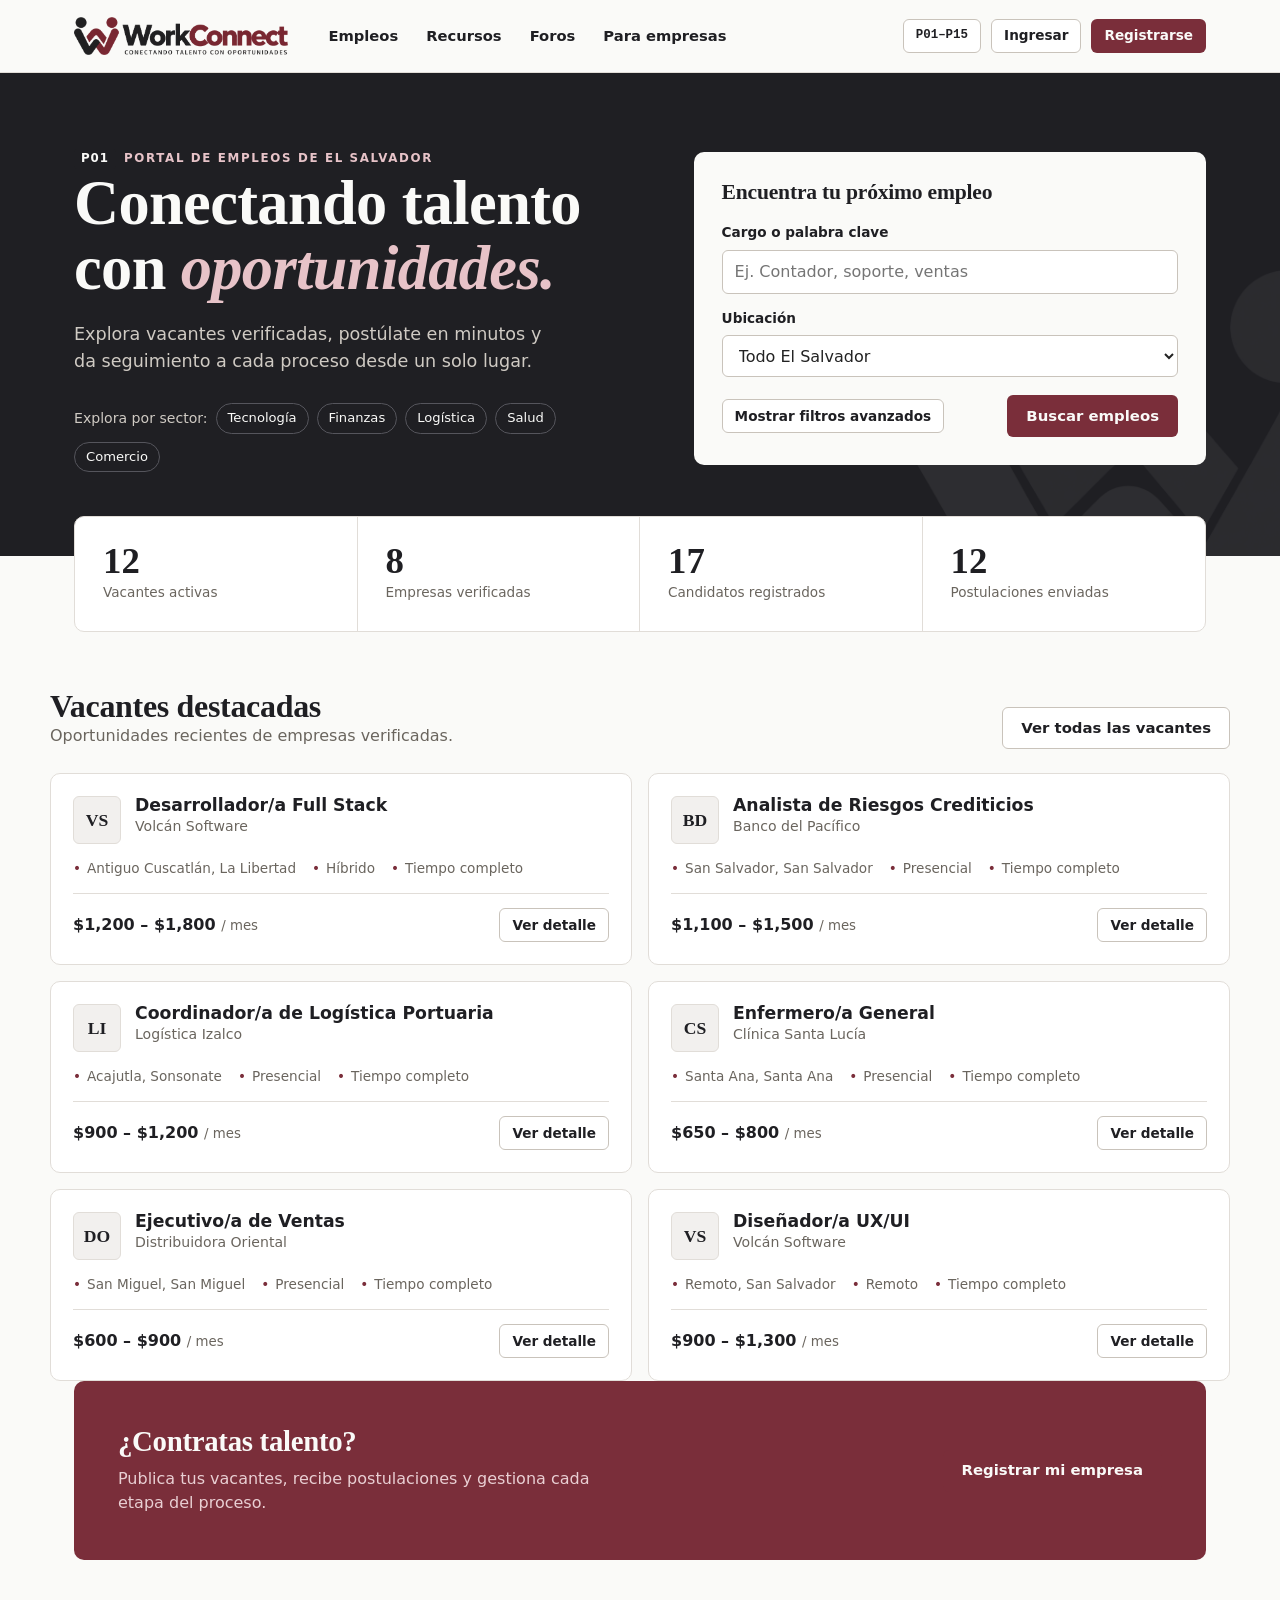
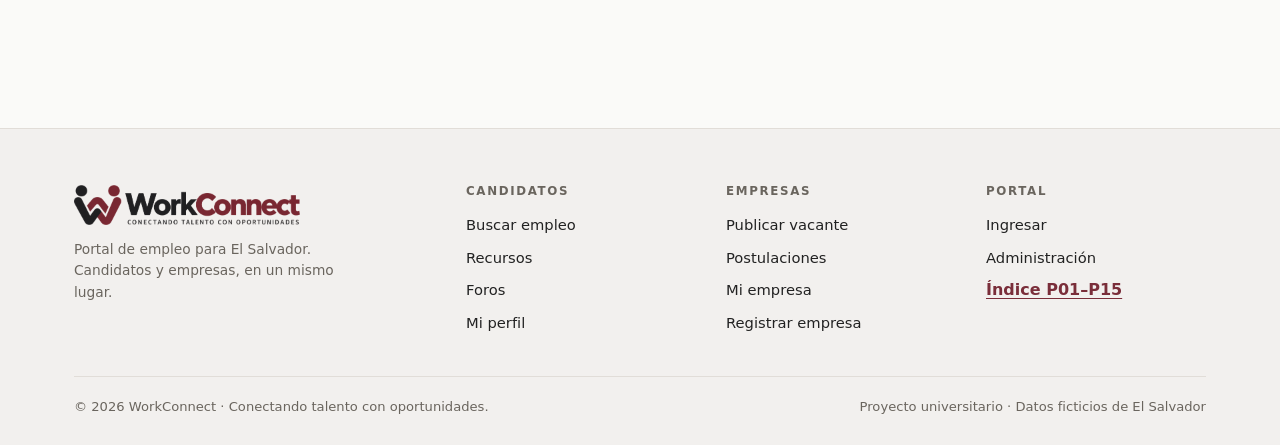
<file: index.html>
<!DOCTYPE html>
<html lang="es">
<head>
<meta charset="utf-8">
<meta name="viewport" content="width=device-width, initial-scale=1">
<title>Inicio · WorkConnect</title>
<meta name="description" content="WorkConnect: conectando talento con oportunidades en El Salvador.">
<link rel="icon" type="image/png" href="assets/icono.png">
<link rel="stylesheet" href="css/styles.css">
</head>
<body data-page="p01">
<a class="skip-link" href="#main">Saltar al contenido</a>
<header id="site-header"></header>
<main id="main">
<section class="hero">
  <div class="wrap hero-grid">
    <div>
      <span class="eyebrow"><span class="p">P01</span>Portal de empleos de El Salvador</span>
      <h1>Conectando talento con <em>oportunidades.</em></h1>
      <p class="lead">Explora vacantes verificadas, postúlate en minutos y da seguimiento a cada proceso desde un solo lugar.</p>
      <div class="hero-links"><span>Explora por sector:</span><span id="sector-links" style="display:contents"></span></div>
    </div>
    <form id="search-form" class="search-card" novalidate>
      <h2>Encuentra tu próximo empleo</h2>
      <div class="form-grid">
        <div class="field full"><label for="f-q">Cargo o palabra clave</label><input id="f-q" name="q" type="search" placeholder="Ej. Contador, soporte, ventas"></div>
        <div class="field full"><label for="f-loc">Ubicación</label><select id="f-loc" name="loc"></select></div>
      </div>
      <div id="adv-panel" class="adv-panel hidden">
        <div class="field"><label for="f-sal">Salario</label><select id="f-sal" name="sal"></select></div>
        <div class="field"><label for="f-exp">Experiencia</label><select id="f-exp" name="exp"></select></div>
        <div class="field"><label for="f-con">Contrato</label><select id="f-con" name="con"></select></div>
      </div>
      <div class="flex" style="margin-top:18px;justify-content:space-between">
        <button id="adv-toggle" class="btn btn-ghost btn-sm" type="button" aria-expanded="false" aria-controls="adv-panel">Mostrar filtros avanzados</button>
        <button class="btn btn-primary" type="submit">Buscar empleos</button>
      </div>
    </form>
  </div>
</section>
<section class="wrap"><div id="metrics" class="metrics"></div></section>
<section class="section wrap">
  <div class="section-head"><div><h2>Vacantes destacadas</h2><p class="muted">Oportunidades recientes de empresas verificadas.</p></div><a class="btn btn-ghost" href="resultados.html">Ver todas las vacantes</a></div>
  <div id="featured-jobs" class="jobs-grid"></div>
</section>
<section class="wrap" style="padding-bottom:72px">
  <div class="cta-band">
    <div><h2>¿Contratas talento?</h2><p>Publica tus vacantes, recibe postulaciones y gestiona cada etapa del proceso.</p></div>
    <a class="btn btn-primary" href="login.html?tab=registro&amp;rol=empresa">Registrar mi empresa</a>
  </div>
</section>
</main>
<footer id="site-footer"></footer>
<script src="js/data.js"></script>
<script src="js/main.js"></script>
<script src="js/portal.js"></script>
<script src="js/cuentas.js"></script>
<script src="js/admin.js"></script>
</body>
</html>
</file>
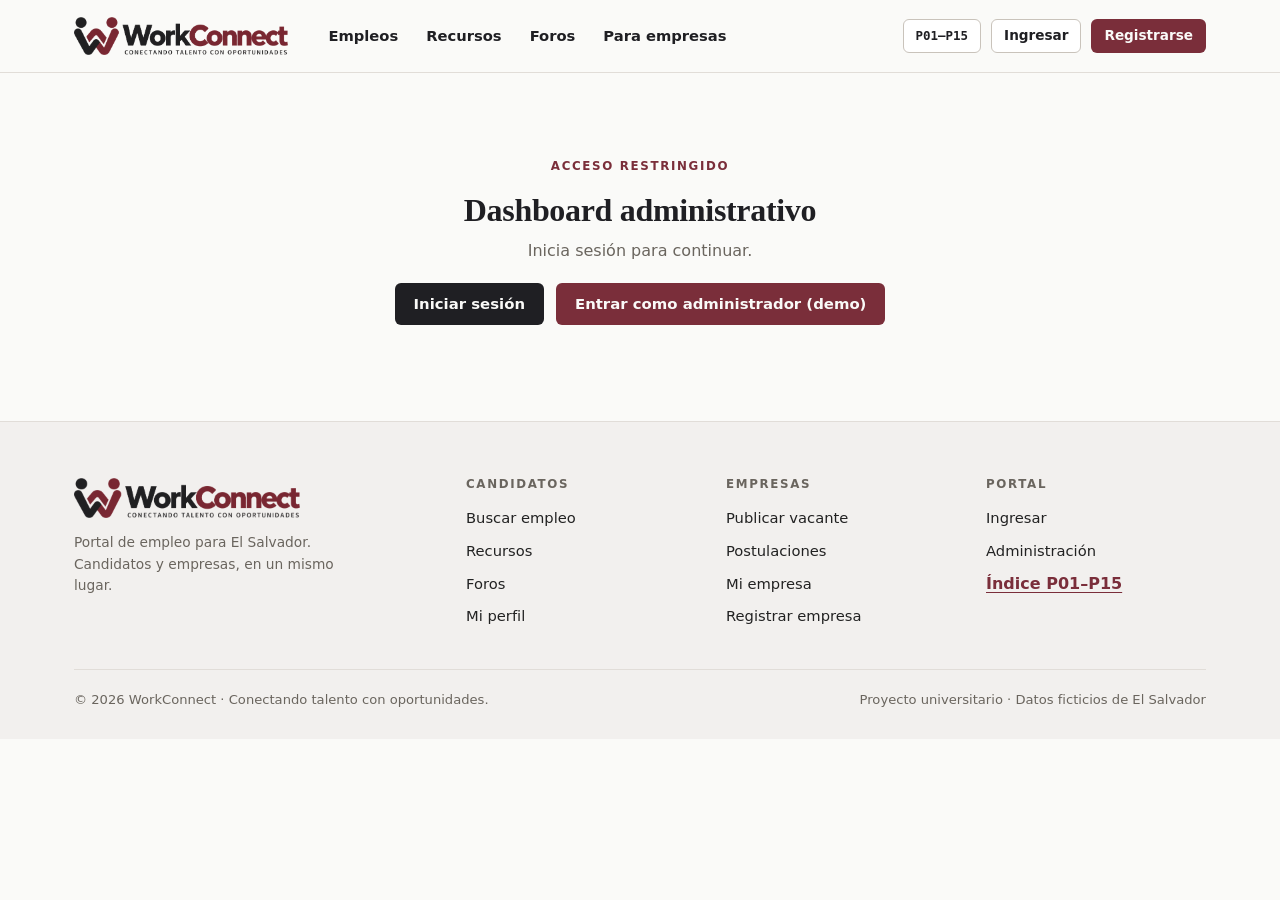
<file: admin-dashboard.html>
<!DOCTYPE html>
<html lang="es">
<head>
<meta charset="utf-8">
<meta name="viewport" content="width=device-width, initial-scale=1">
<title>Dashboard administrativo · WorkConnect</title>
<meta name="description" content="WorkConnect: conectando talento con oportunidades en El Salvador.">
<link rel="icon" type="image/png" href="assets/icono.png">
<link rel="stylesheet" href="css/styles.css">
</head>
<body data-page="p11">
<a class="skip-link" href="#main">Saltar al contenido</a>
<header id="site-header"></header>
<main id="main">

</main>
<footer id="site-footer"></footer>
<script src="js/data.js"></script>
<script src="js/main.js"></script>
<script src="js/portal.js"></script>
<script src="js/cuentas.js"></script>
<script src="js/admin.js"></script>
</body>
</html>
</file>
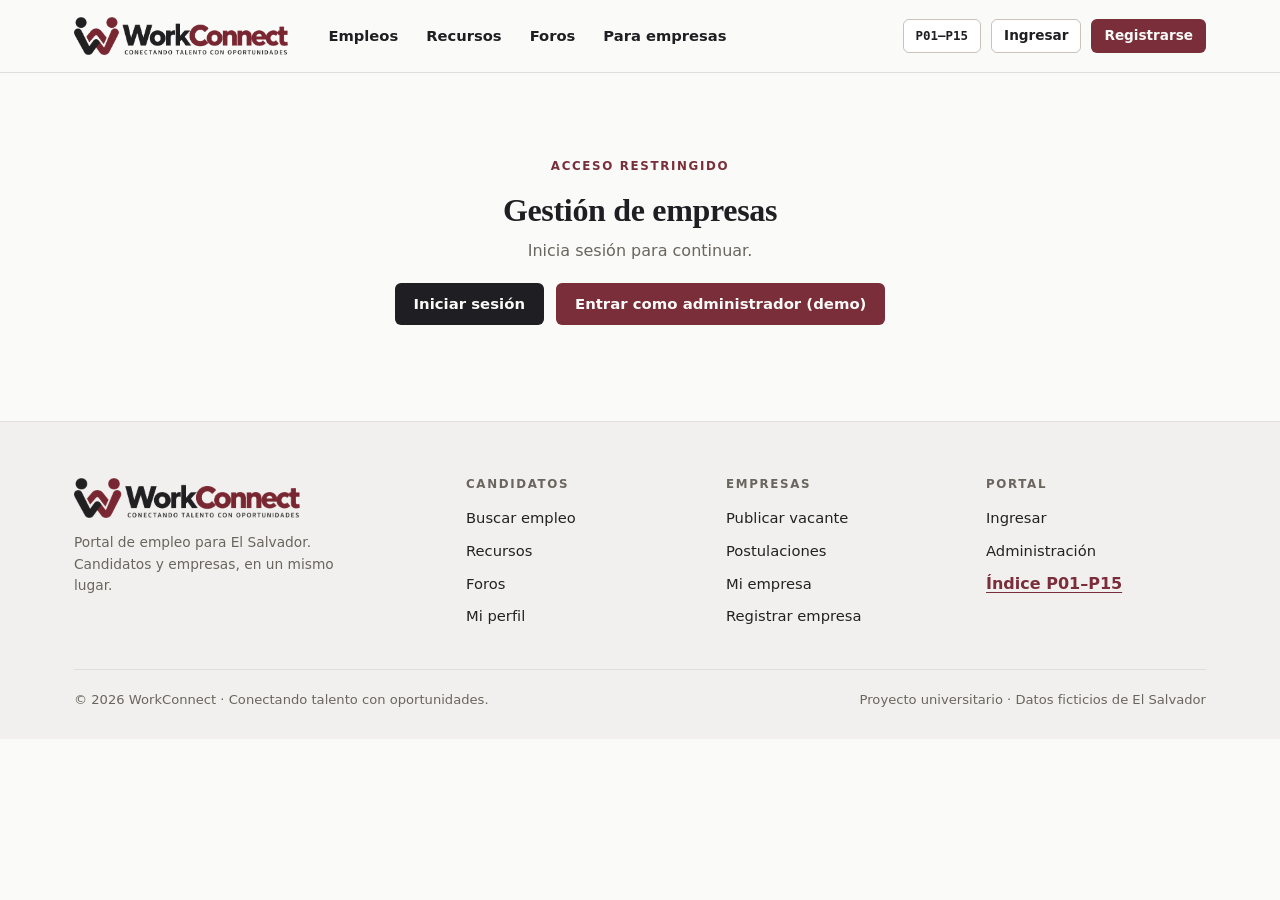
<file: admin-empresas.html>
<!DOCTYPE html>
<html lang="es">
<head>
<meta charset="utf-8">
<meta name="viewport" content="width=device-width, initial-scale=1">
<title>Gestión de empresas · WorkConnect</title>
<meta name="description" content="WorkConnect: conectando talento con oportunidades en El Salvador.">
<link rel="icon" type="image/png" href="assets/icono.png">
<link rel="stylesheet" href="css/styles.css">
</head>
<body data-page="p13">
<a class="skip-link" href="#main">Saltar al contenido</a>
<header id="site-header"></header>
<main id="main">

</main>
<footer id="site-footer"></footer>
<script src="js/data.js"></script>
<script src="js/main.js"></script>
<script src="js/portal.js"></script>
<script src="js/cuentas.js"></script>
<script src="js/admin.js"></script>
</body>
</html>
</file>
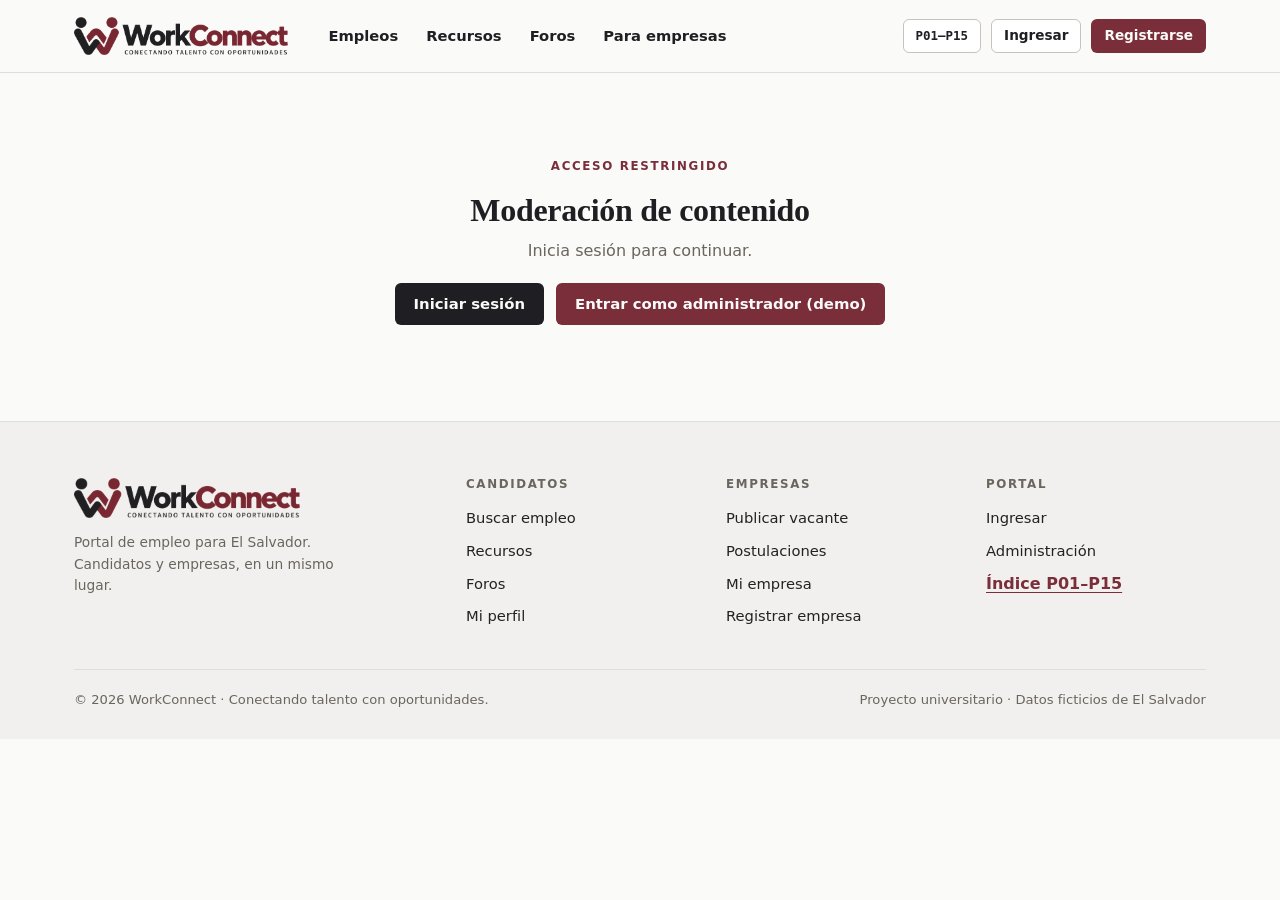
<file: admin-moderacion.html>
<!DOCTYPE html>
<html lang="es">
<head>
<meta charset="utf-8">
<meta name="viewport" content="width=device-width, initial-scale=1">
<title>Moderación de contenido · WorkConnect</title>
<meta name="description" content="WorkConnect: conectando talento con oportunidades en El Salvador.">
<link rel="icon" type="image/png" href="assets/icono.png">
<link rel="stylesheet" href="css/styles.css">
</head>
<body data-page="p15">
<a class="skip-link" href="#main">Saltar al contenido</a>
<header id="site-header"></header>
<main id="main">

</main>
<footer id="site-footer"></footer>
<script src="js/data.js"></script>
<script src="js/main.js"></script>
<script src="js/portal.js"></script>
<script src="js/cuentas.js"></script>
<script src="js/admin.js"></script>
</body>
</html>
</file>
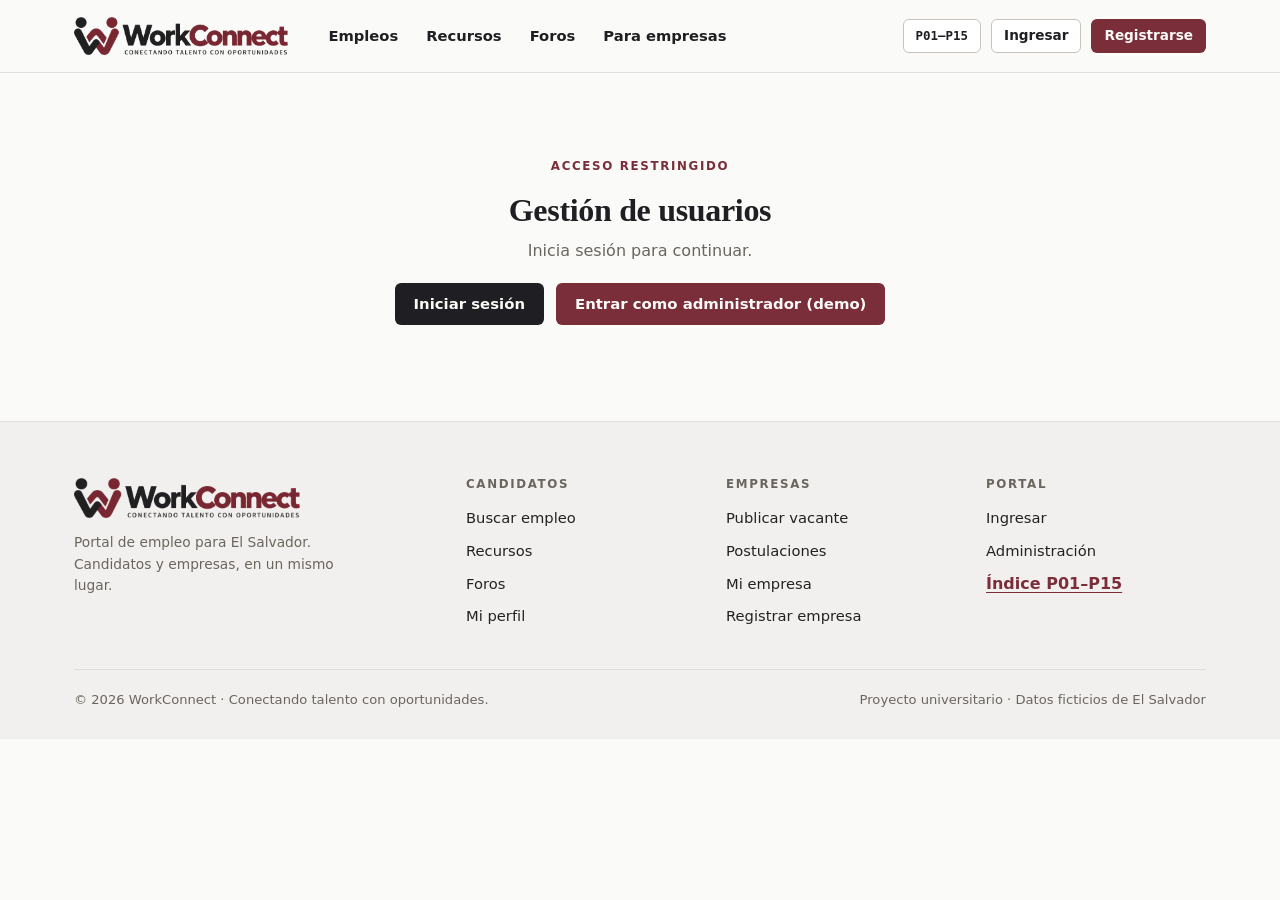
<file: admin-usuarios.html>
<!DOCTYPE html>
<html lang="es">
<head>
<meta charset="utf-8">
<meta name="viewport" content="width=device-width, initial-scale=1">
<title>Gestión de usuarios · WorkConnect</title>
<meta name="description" content="WorkConnect: conectando talento con oportunidades en El Salvador.">
<link rel="icon" type="image/png" href="assets/icono.png">
<link rel="stylesheet" href="css/styles.css">
</head>
<body data-page="p12">
<a class="skip-link" href="#main">Saltar al contenido</a>
<header id="site-header"></header>
<main id="main">

</main>
<footer id="site-footer"></footer>
<script src="js/data.js"></script>
<script src="js/main.js"></script>
<script src="js/portal.js"></script>
<script src="js/cuentas.js"></script>
<script src="js/admin.js"></script>
</body>
</html>
</file>
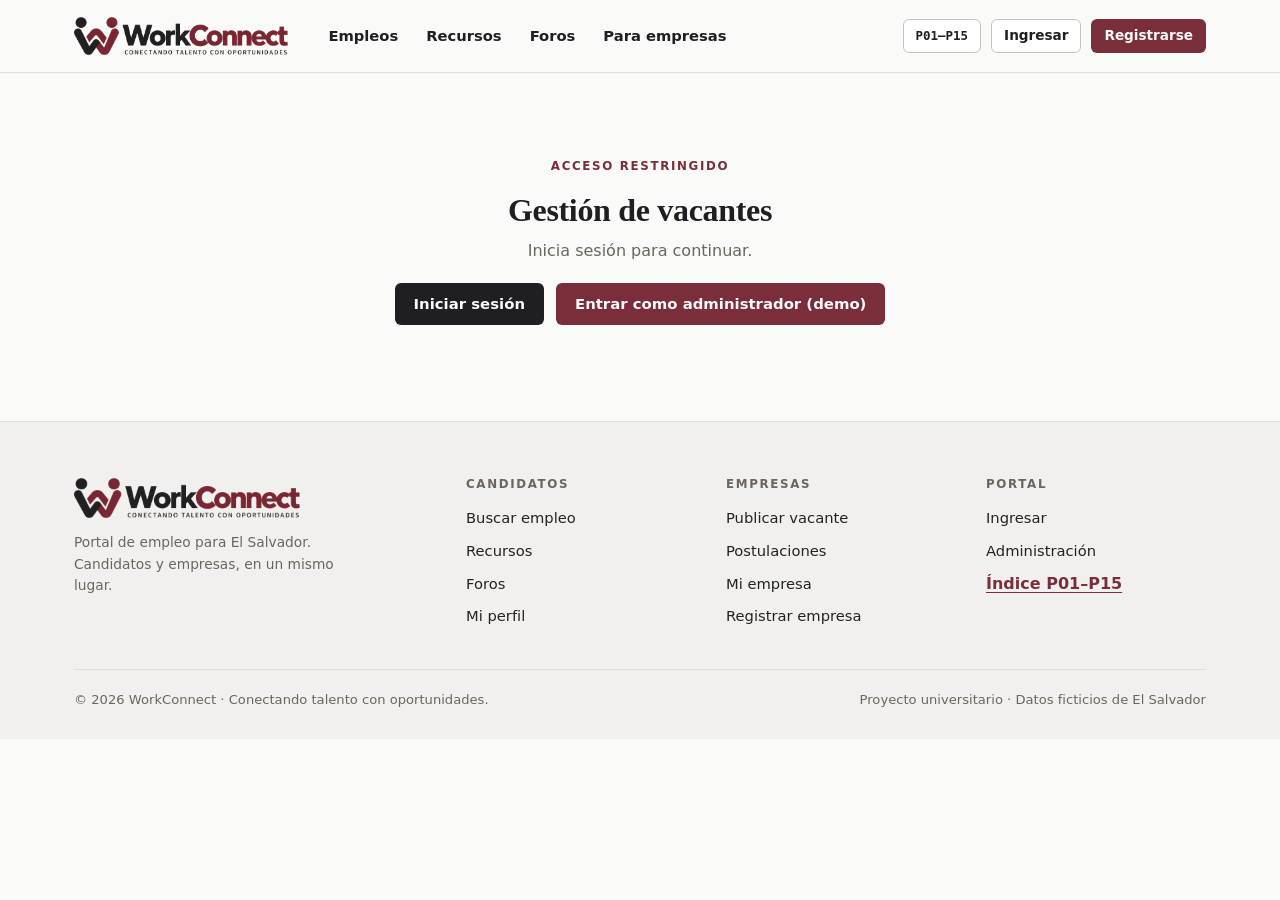
<file: admin-vacantes.html>
<!DOCTYPE html>
<html lang="es">
<head>
<meta charset="utf-8">
<meta name="viewport" content="width=device-width, initial-scale=1">
<title>Gestión de vacantes · WorkConnect</title>
<meta name="description" content="WorkConnect: conectando talento con oportunidades en El Salvador.">
<link rel="icon" type="image/png" href="assets/icono.png">
<link rel="stylesheet" href="css/styles.css">
</head>
<body data-page="p14">
<a class="skip-link" href="#main">Saltar al contenido</a>
<header id="site-header"></header>
<main id="main">

</main>
<footer id="site-footer"></footer>
<script src="js/data.js"></script>
<script src="js/main.js"></script>
<script src="js/portal.js"></script>
<script src="js/cuentas.js"></script>
<script src="js/admin.js"></script>
</body>
</html>
</file>
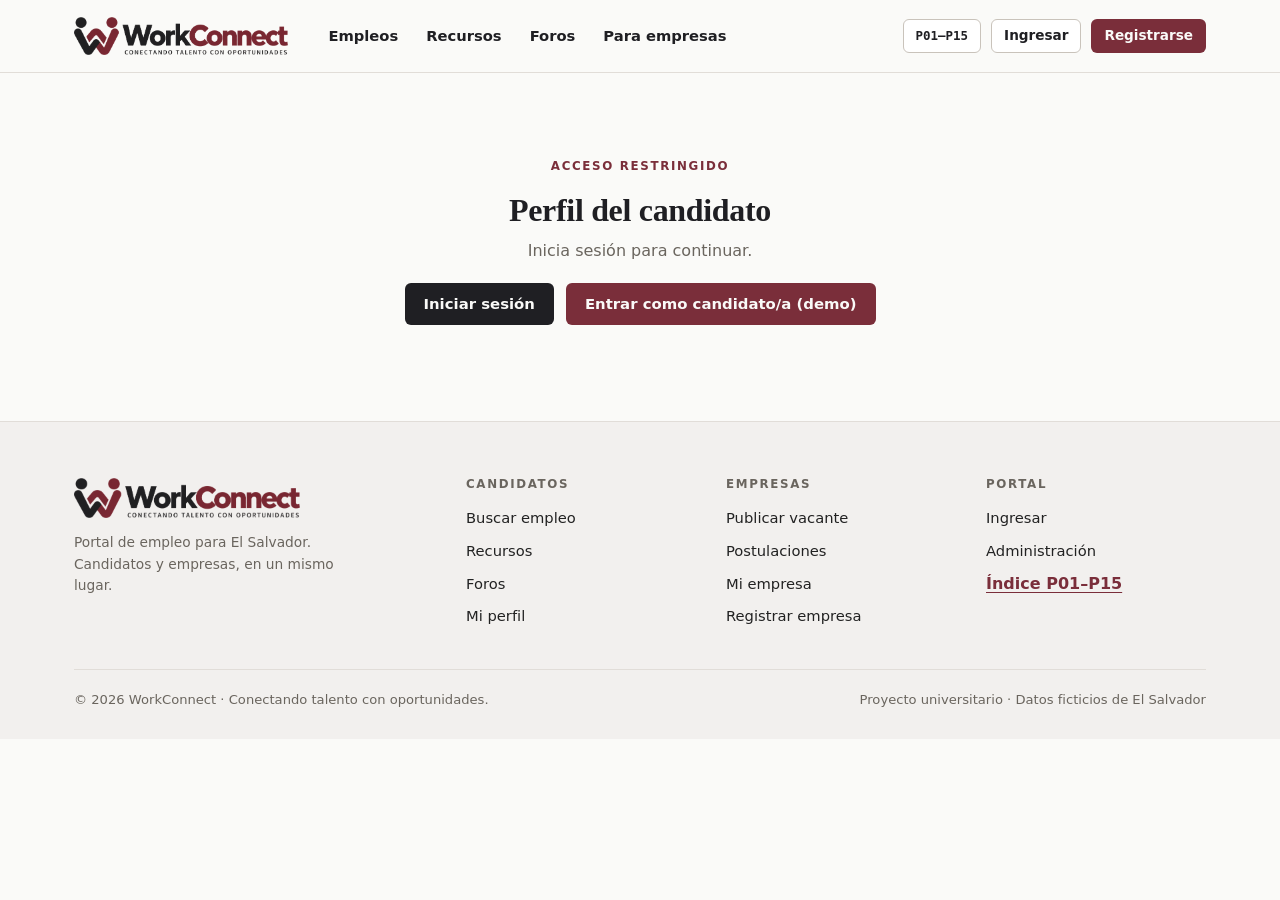
<file: candidato.html>
<!DOCTYPE html>
<html lang="es">
<head>
<meta charset="utf-8">
<meta name="viewport" content="width=device-width, initial-scale=1">
<title>Perfil del candidato · WorkConnect</title>
<meta name="description" content="WorkConnect: conectando talento con oportunidades en El Salvador.">
<link rel="icon" type="image/png" href="assets/icono.png">
<link rel="stylesheet" href="css/styles.css">
</head>
<body data-page="p07">
<a class="skip-link" href="#main">Saltar al contenido</a>
<header id="site-header"></header>
<main id="main">

</main>
<footer id="site-footer"></footer>
<script src="js/data.js"></script>
<script src="js/main.js"></script>
<script src="js/portal.js"></script>
<script src="js/cuentas.js"></script>
<script src="js/admin.js"></script>
</body>
</html>
</file>
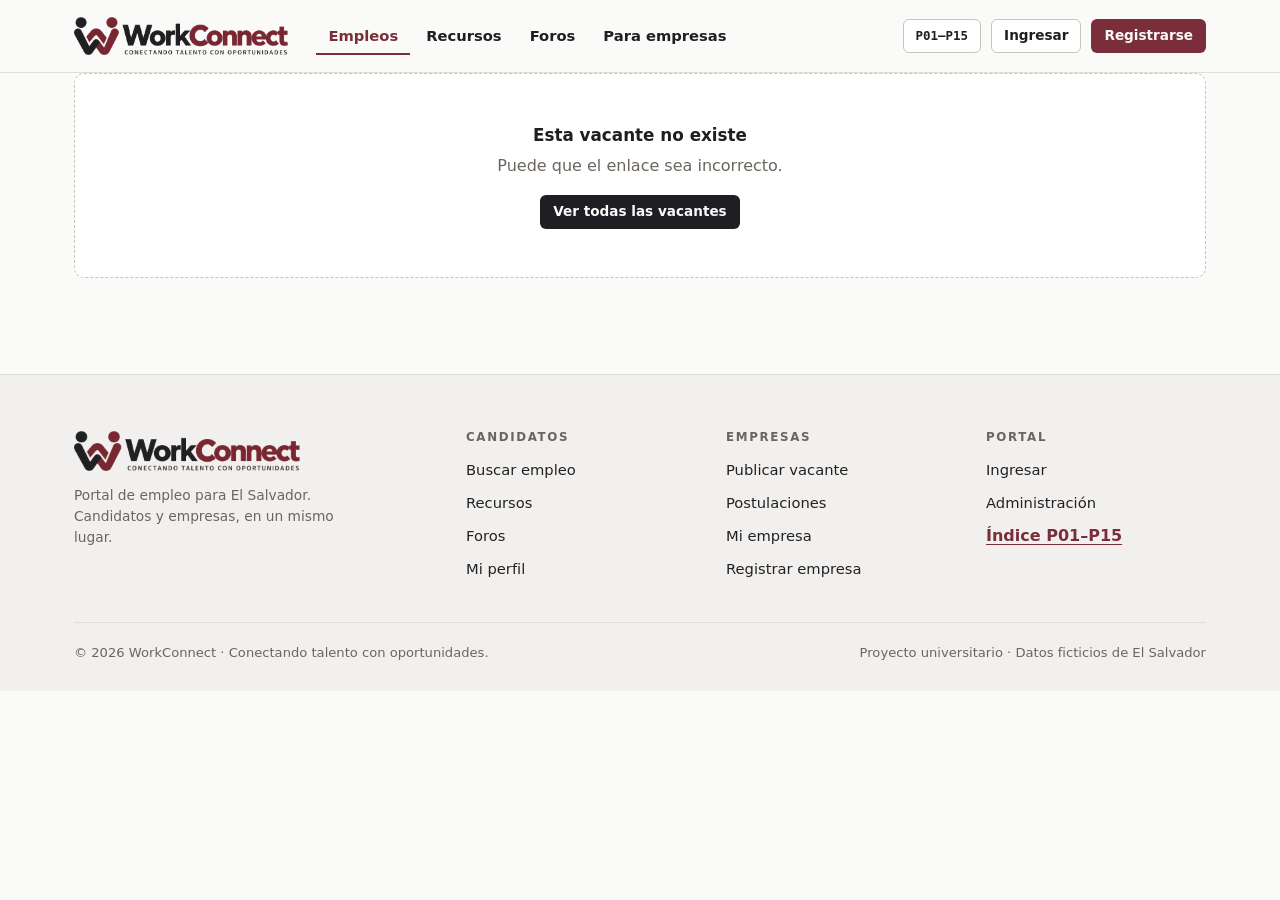
<file: detalle-empleo.html>
<!DOCTYPE html>
<html lang="es">
<head>
<meta charset="utf-8">
<meta name="viewport" content="width=device-width, initial-scale=1">
<title>Detalle del empleo · WorkConnect</title>
<meta name="description" content="WorkConnect: conectando talento con oportunidades en El Salvador.">
<link rel="icon" type="image/png" href="assets/icono.png">
<link rel="stylesheet" href="css/styles.css">
</head>
<body data-page="p03">
<a class="skip-link" href="#main">Saltar al contenido</a>
<header id="site-header"></header>
<main id="main">
<div class="wrap" id="job-view"><p class="muted" style="padding:48px 0">Cargando vacante…</p></div>
</main>
<footer id="site-footer"></footer>
<script src="js/data.js"></script>
<script src="js/main.js"></script>
<script src="js/portal.js"></script>
<script src="js/cuentas.js"></script>
<script src="js/admin.js"></script>
</body>
</html>
</file>
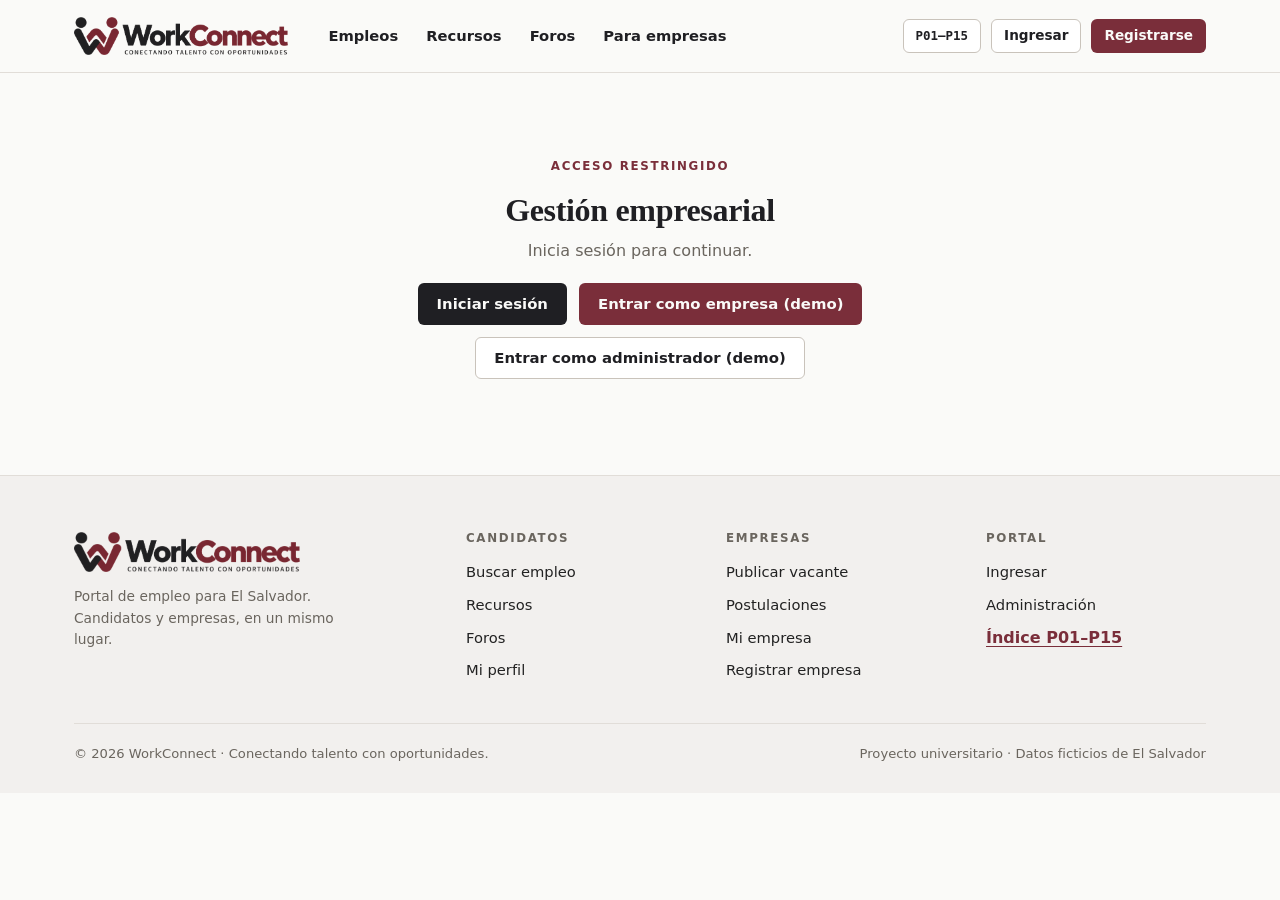
<file: empresas.html>
<!DOCTYPE html>
<html lang="es">
<head>
<meta charset="utf-8">
<meta name="viewport" content="width=device-width, initial-scale=1">
<title>Gestión empresarial · WorkConnect</title>
<meta name="description" content="WorkConnect: conectando talento con oportunidades en El Salvador.">
<link rel="icon" type="image/png" href="assets/icono.png">
<link rel="stylesheet" href="css/styles.css">
</head>
<body data-page="p08">
<a class="skip-link" href="#main">Saltar al contenido</a>
<header id="site-header"></header>
<main id="main">

</main>
<footer id="site-footer"></footer>
<script src="js/data.js"></script>
<script src="js/main.js"></script>
<script src="js/portal.js"></script>
<script src="js/cuentas.js"></script>
<script src="js/admin.js"></script>
</body>
</html>
</file>
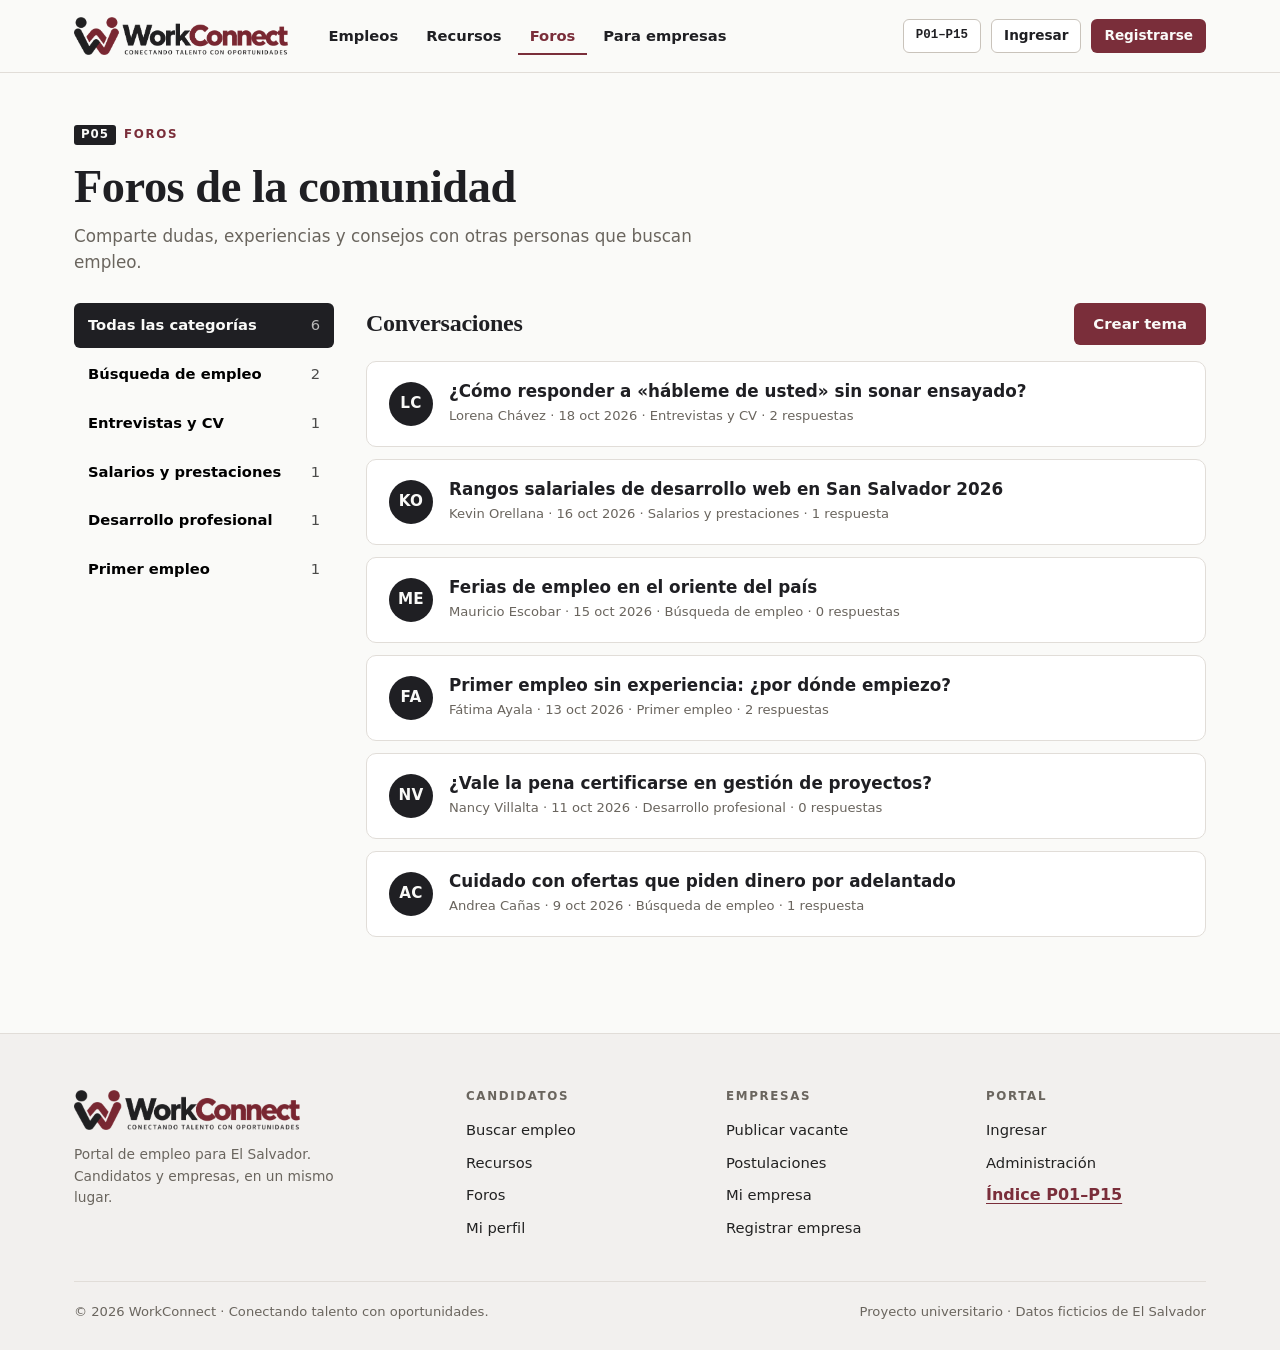
<file: foros.html>
<!DOCTYPE html>
<html lang="es">
<head>
<meta charset="utf-8">
<meta name="viewport" content="width=device-width, initial-scale=1">
<title>Foros · WorkConnect</title>
<meta name="description" content="WorkConnect: conectando talento con oportunidades en El Salvador.">
<link rel="icon" type="image/png" href="assets/icono.png">
<link rel="stylesheet" href="css/styles.css">
</head>
<body data-page="p05">
<a class="skip-link" href="#main">Saltar al contenido</a>
<header id="site-header"></header>
<main id="main">
<div class="wrap">
<div class="page-head"><span class="eyebrow"><span class="p">P05</span>Foros</span><h1>Foros de la comunidad</h1><p>Comparte dudas, experiencias y consejos con otras personas que buscan empleo.</p></div>
<div class="forum-layout">
  <aside><div id="cats" class="cat-list"></div></aside>
  <section>
    <div class="results-bar"><h2>Conversaciones</h2><button id="new-thread" class="btn btn-primary" type="button">Crear tema</button></div>
    <div id="threads"></div>
  </section>
</div>
</div>
</main>
<footer id="site-footer"></footer>
<script src="js/data.js"></script>
<script src="js/main.js"></script>
<script src="js/portal.js"></script>
<script src="js/cuentas.js"></script>
<script src="js/admin.js"></script>
</body>
</html>
</file>
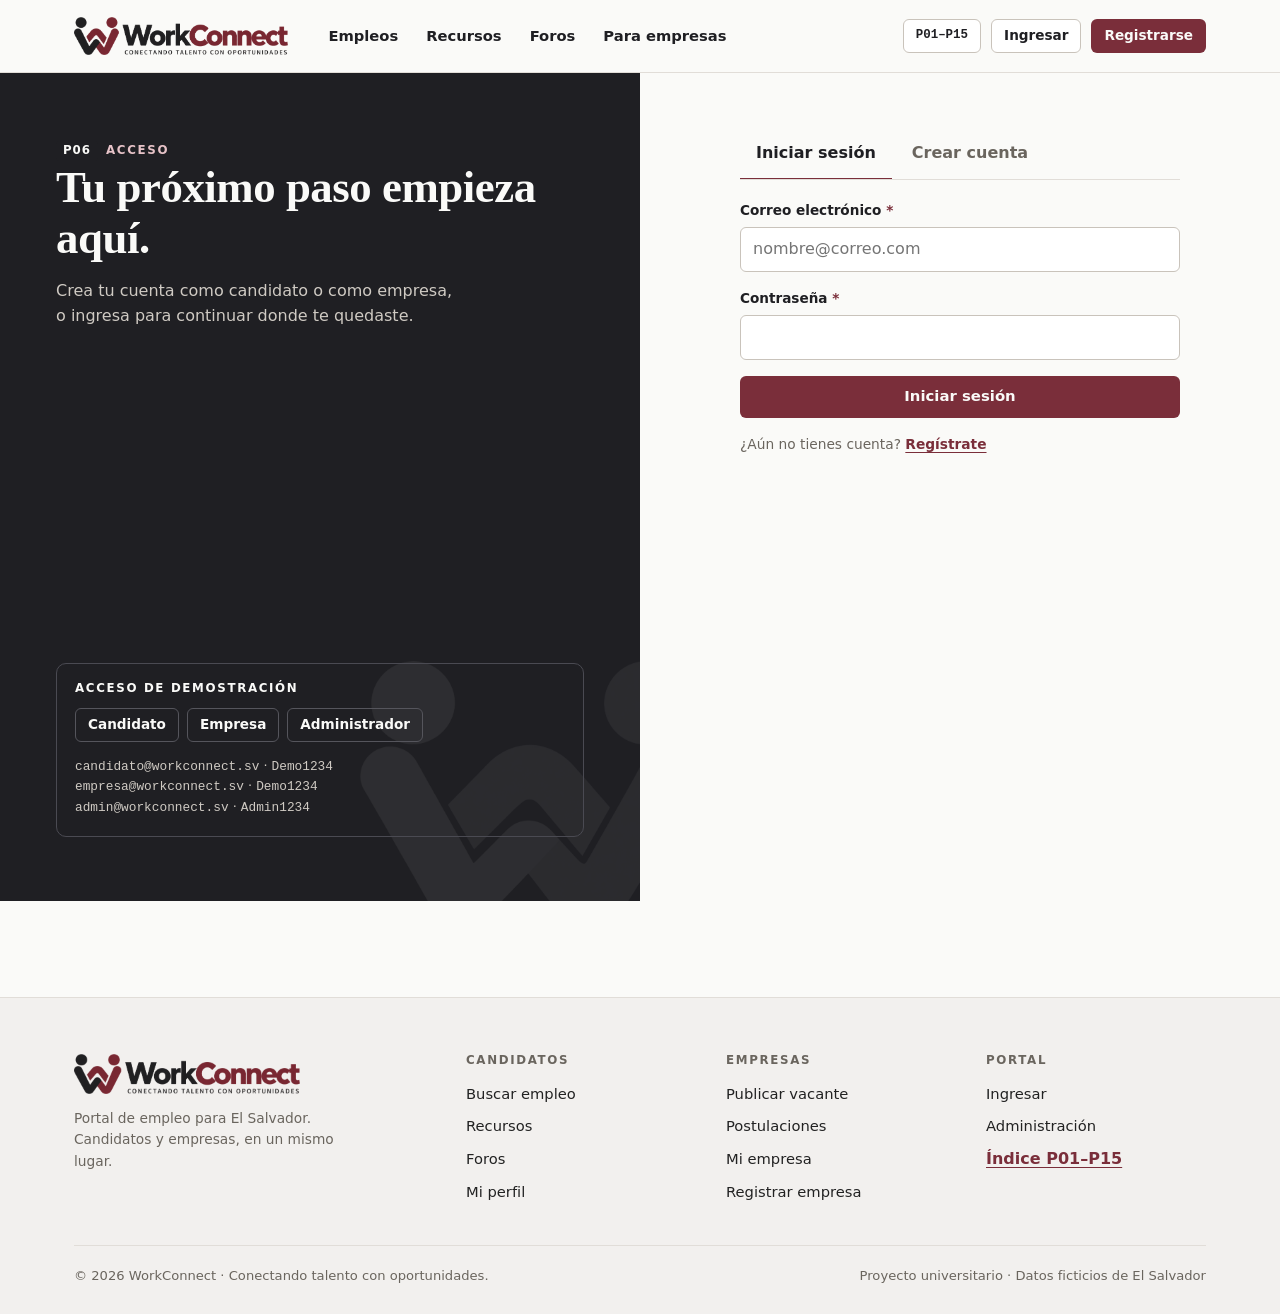
<file: login.html>
<!DOCTYPE html>
<html lang="es">
<head>
<meta charset="utf-8">
<meta name="viewport" content="width=device-width, initial-scale=1">
<title>Registro e inicio de sesión · WorkConnect</title>
<meta name="description" content="WorkConnect: conectando talento con oportunidades en El Salvador.">
<link rel="icon" type="image/png" href="assets/icono.png">
<link rel="stylesheet" href="css/styles.css">
</head>
<body data-page="p06">
<a class="skip-link" href="#main">Saltar al contenido</a>
<header id="site-header"></header>
<main id="main">
<div class="auth-wrap">
  <aside class="auth-side">
    <div style="position:relative;z-index:1">
      <span class="eyebrow" style="color:#e7c3c8"><span class="p">P06</span>Acceso</span>
      <h1>Tu próximo paso empieza aquí.</h1>
      <p>Crea tu cuenta como candidato o como empresa, o ingresa para continuar donde te quedaste.</p>
    </div>
    <div class="demo-box">
      <h3>Acceso de demostración</h3>
      <button class="btn btn-sm" type="button" data-demo-login="candidato">Candidato</button><button class="btn btn-sm" type="button" data-demo-login="empresa">Empresa</button><button class="btn btn-sm" type="button" data-demo-login="admin">Administrador</button>
      <p style="font-size:.8rem;margin-top:6px"><code>candidato@workconnect.sv</code> · <code>Demo1234</code><br><code>empresa@workconnect.sv</code> · <code>Demo1234</code><br><code>admin@workconnect.sv</code> · <code>Admin1234</code></p>
    </div>
  </aside>
  <section class="auth-main"><div class="auth-form" id="auth-forms"></div></section>
</div>
</main>
<footer id="site-footer"></footer>
<script src="js/data.js"></script>
<script src="js/main.js"></script>
<script src="js/portal.js"></script>
<script src="js/cuentas.js"></script>
<script src="js/admin.js"></script>
</body>
</html>
</file>
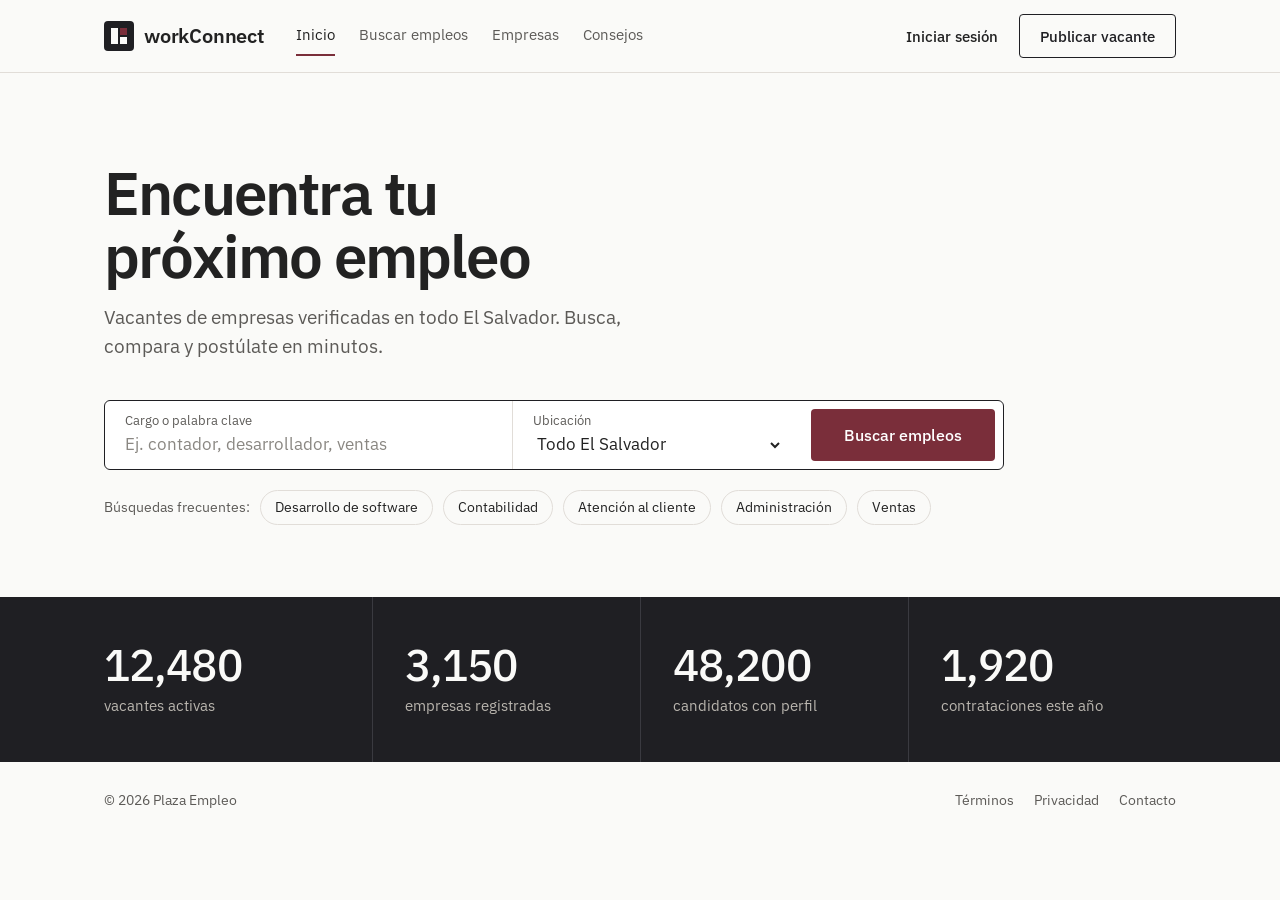
<file: P01-inicio.html>
<!doctype html>
<html lang="es">
<head>
<meta charset="utf-8">
<meta name="viewport" content="width=device-width, initial-scale=1">
<title>Plaza Empleo | Inicio</title>
<link rel="preconnect" href="https://fonts.googleapis.com">
<link rel="preconnect" href="https://fonts.gstatic.com" crossorigin>
<link href="https://fonts.googleapis.com/css2?family=IBM+Plex+Sans:wght@400;500;600&display=swap" rel="stylesheet">
<style>
:root{
  --carbon:#1F1F23;
  --vino:#7A2E3A;
  --vino-hover:#63232E;
  --fondo:#FAFAF8;
  --superficie:#F2F0EE;
  --borde:#E1DDD8;
  --texto:#222222;
  --texto-suave:#5C5A57;
  --sobre-carbon:#B9B5AE;
}
*{box-sizing:border-box}
html{scroll-behavior:smooth}
body{
  margin:0;
  font-family:"IBM Plex Sans",system-ui,-apple-system,"Segoe UI",sans-serif;
  background:var(--fondo);
  color:var(--texto);
  line-height:1.5;
}
a{color:inherit;text-decoration:none}
:focus-visible{outline:3px solid var(--vino);outline-offset:2px}
.wrap{max-width:1120px;margin:0 auto;padding:0 24px}

/* Encabezado */
header{border-bottom:1px solid var(--borde)}
.bar{display:flex;align-items:center;gap:32px;min-height:72px;flex-wrap:wrap}
.logo{display:flex;align-items:center;gap:10px;font-weight:600;font-size:20px;letter-spacing:-.01em}
nav{display:flex;gap:24px;flex:1}
nav a{padding:8px 0;color:var(--texto-suave);font-size:15px;border-bottom:2px solid transparent}
nav a:hover{color:var(--texto);border-bottom-color:var(--vino)}
nav a[aria-current="page"]{color:var(--texto);border-bottom-color:var(--vino)}
.acciones{display:flex;align-items:center;gap:12px}
.btn{
  display:inline-flex;align-items:center;justify-content:center;
  min-height:44px;padding:0 20px;border-radius:4px;
  font:500 15px/1 "IBM Plex Sans",sans-serif;cursor:pointer;border:1px solid transparent;
}
.btn-vino{background:var(--vino);color:#fff}
.btn-vino:hover{background:var(--vino-hover)}
.btn-borde{border-color:var(--carbon);color:var(--carbon);background:transparent}
.btn-borde:hover{background:var(--carbon);color:#fff}
.btn-link{color:var(--texto);padding:0 8px}
.btn-link:hover{color:var(--vino)}

/* Hero */
.hero{padding:88px 0 72px}
h1{
  margin:0 0 16px;max-width:15ch;
  font-size:clamp(36px,5.4vw,60px);line-height:1.05;font-weight:600;letter-spacing:-.03em;
}
.hero p.sub{margin:0 0 40px;max-width:52ch;font-size:19px;color:var(--texto-suave)}

.buscador{
  display:grid;grid-template-columns:1.4fr 1fr auto;
  background:#fff;border:1px solid var(--carbon);border-radius:6px;
  max-width:900px;
}
.campo{display:flex;flex-direction:column;justify-content:center;padding:10px 20px;min-width:0}
.campo + .campo{border-left:1px solid var(--borde)}
.campo label{font-size:13px;color:var(--texto-suave)}
.campo input,.campo select{
  border:0;background:transparent;padding:2px 0;
  font:400 17px/1.4 "IBM Plex Sans",sans-serif;color:var(--texto);width:100%;
}
.campo input::placeholder{color:#8A8782}
.campo input:focus-visible,.campo select:focus-visible{outline:none}
.campo:focus-within{box-shadow:inset 0 -3px 0 var(--vino)}
.buscador .btn{margin:8px;min-height:52px;padding:0 32px;font-size:16px}

.frecuentes{margin:20px 0 0;display:flex;flex-wrap:wrap;gap:8px 10px;align-items:center;font-size:14px;color:var(--texto-suave)}
.frecuentes a{padding:6px 14px;border:1px solid var(--borde);border-radius:999px;background:var(--fondo);color:var(--texto)}
.frecuentes a:hover{border-color:var(--vino);color:var(--vino)}

/* Métricas */
.metricas{background:var(--carbon);color:var(--fondo)}
.metricas ul{list-style:none;margin:0;padding:0;display:grid;grid-template-columns:repeat(4,1fr)}
.metricas li{padding:44px 24px 44px 0}
.metricas li + li{padding-left:32px;border-left:1px solid #3A3A40}
.metricas strong{display:block;font-size:clamp(30px,3.6vw,44px);font-weight:500;letter-spacing:-.02em;line-height:1.1;font-variant-numeric:tabular-nums}
.metricas span{display:block;margin-top:6px;font-size:15px;color:var(--sobre-carbon)}

footer{padding:28px 0;font-size:14px;color:var(--texto-suave)}
footer .wrap{display:flex;justify-content:space-between;gap:16px;flex-wrap:wrap}
footer nav{flex:none;gap:20px}
footer nav a{font-size:14px;padding:0}

@media (max-width:860px){
  .metricas ul{grid-template-columns:repeat(2,1fr)}
  .metricas li:nth-child(3){padding-left:0;border-left:0}
  .metricas li:nth-child(n+3){border-top:1px solid #3A3A40}
}
@media (max-width:720px){
  .bar{gap:12px 16px;padding:12px 0}
  .acciones{margin-left:auto}
  nav{order:3;flex-basis:100%;overflow-x:auto;gap:20px}
  .hero{padding:48px 0 48px}
  .buscador{grid-template-columns:1fr}
  .campo{padding:12px 16px}
  .campo + .campo{border-left:0;border-top:1px solid var(--borde)}
  .buscador .btn{margin:12px}
  .acciones .btn-borde{display:none}
}
@media (max-width:480px){
  .metricas ul{grid-template-columns:1fr}
  .metricas li,.metricas li + li{padding:28px 0;border-left:0}
  .metricas li + li{border-top:1px solid #3A3A40}
}
</style>
</head>
<body>

<header>
  <div class="wrap bar">
    <a class="logo" href="#" aria-label="Plaza Empleo, ir al inicio">
      <svg width="30" height="30" viewBox="0 0 30 30" aria-hidden="true">
        <rect width="30" height="30" rx="4" fill="#1F1F23"/>
        <rect x="7" y="7" width="7" height="16" fill="#FAFAF8"/>
        <rect x="16" y="7" width="7" height="7" fill="#7A2E3A"/>
        <rect x="16" y="16" width="7" height="7" fill="#FAFAF8"/>
      </svg>
      workConnect
    </a>
    <nav aria-label="Principal">
      <a href="#" aria-current="page">Inicio</a>
      <a href="#">Buscar empleos</a>
      <a href="#">Empresas</a>
      <a href="#">Consejos</a>
    </nav>
    <div class="acciones">
      <a class="btn btn-link" href="#">Iniciar sesión</a>
      <a class="btn btn-borde" href="#">Publicar vacante</a>
    </div>
  </div>
</header>

<main>
  <section class="hero">
    <div class="wrap">
      <h1>Encuentra tu próximo empleo</h1>
      <p class="sub">Vacantes de empresas verificadas en todo El Salvador. Busca, compara y postúlate en minutos.</p>

      <form class="buscador" role="search" action="#" onsubmit="return false">
        <div class="campo">
          <label for="q">Cargo o palabra clave</label>
          <input id="q" name="q" type="search" placeholder="Ej. contador, desarrollador, ventas" autocomplete="off">
        </div>
        <div class="campo">
          <label for="lugar">Ubicación</label>
          <select id="lugar" name="lugar">
            <option>Todo El Salvador</option>
            <option>San Salvador</option>
            <option>La Libertad</option>
            <option>Santa Ana</option>
            <option>San Miguel</option>
            <option>Sonsonate</option>
            <option>Remoto</option>
          </select>
        </div>
        <button class="btn btn-vino" type="submit">Buscar empleos</button>
      </form>

      <p class="frecuentes">
        <span>Búsquedas frecuentes:</span>
        <a href="#">Desarrollo de software</a>
        <a href="#">Contabilidad</a>
        <a href="#">Atención al cliente</a>
        <a href="#">Administración</a>
        <a href="#">Ventas</a>
      </p>
    </div>
  </section>

  <section class="metricas" aria-label="Cifras del portal">
    <div class="wrap">
      <ul>
        <li><strong>12,480</strong><span>vacantes activas</span></li>
        <li><strong>3,150</strong><span>empresas registradas</span></li>
        <li><strong>48,200</strong><span>candidatos con perfil</span></li>
        <li><strong>1,920</strong><span>contrataciones este año</span></li>
      </ul>
    </div>
  </section>
</main>

<footer>
  <div class="wrap">
    <span>© 2026 Plaza Empleo</span>
    <nav aria-label="Pie de página">
      <a href="#">Términos</a>
      <a href="#">Privacidad</a>
      <a href="#">Contacto</a>
    </nav>
  </div>
</footer>

</body>
</html>
</file>
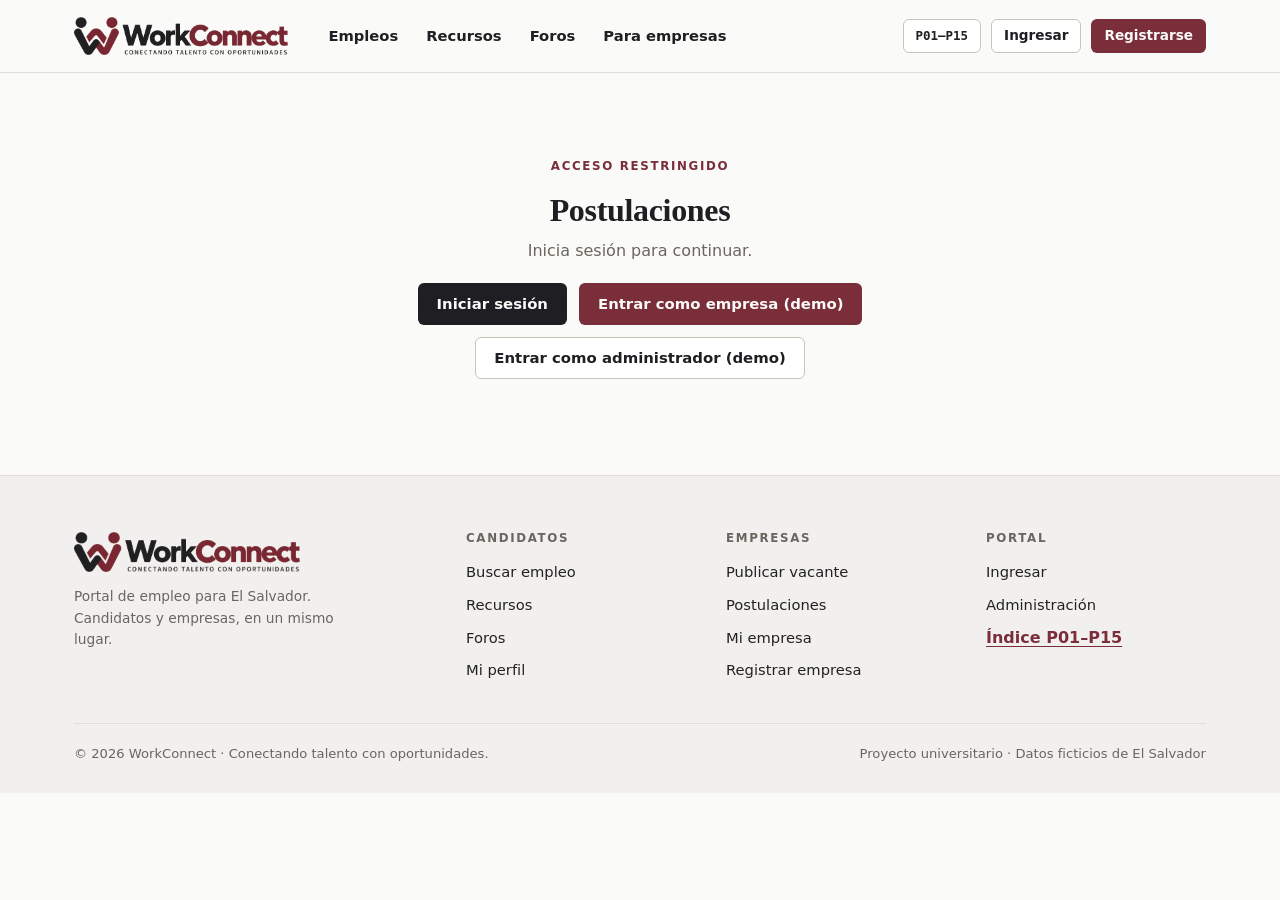
<file: postulaciones.html>
<!DOCTYPE html>
<html lang="es">
<head>
<meta charset="utf-8">
<meta name="viewport" content="width=device-width, initial-scale=1">
<title>Postulaciones · WorkConnect</title>
<meta name="description" content="WorkConnect: conectando talento con oportunidades en El Salvador.">
<link rel="icon" type="image/png" href="assets/icono.png">
<link rel="stylesheet" href="css/styles.css">
</head>
<body data-page="p10">
<a class="skip-link" href="#main">Saltar al contenido</a>
<header id="site-header"></header>
<main id="main">

</main>
<footer id="site-footer"></footer>
<script src="js/data.js"></script>
<script src="js/main.js"></script>
<script src="js/portal.js"></script>
<script src="js/cuentas.js"></script>
<script src="js/admin.js"></script>
</body>
</html>
</file>
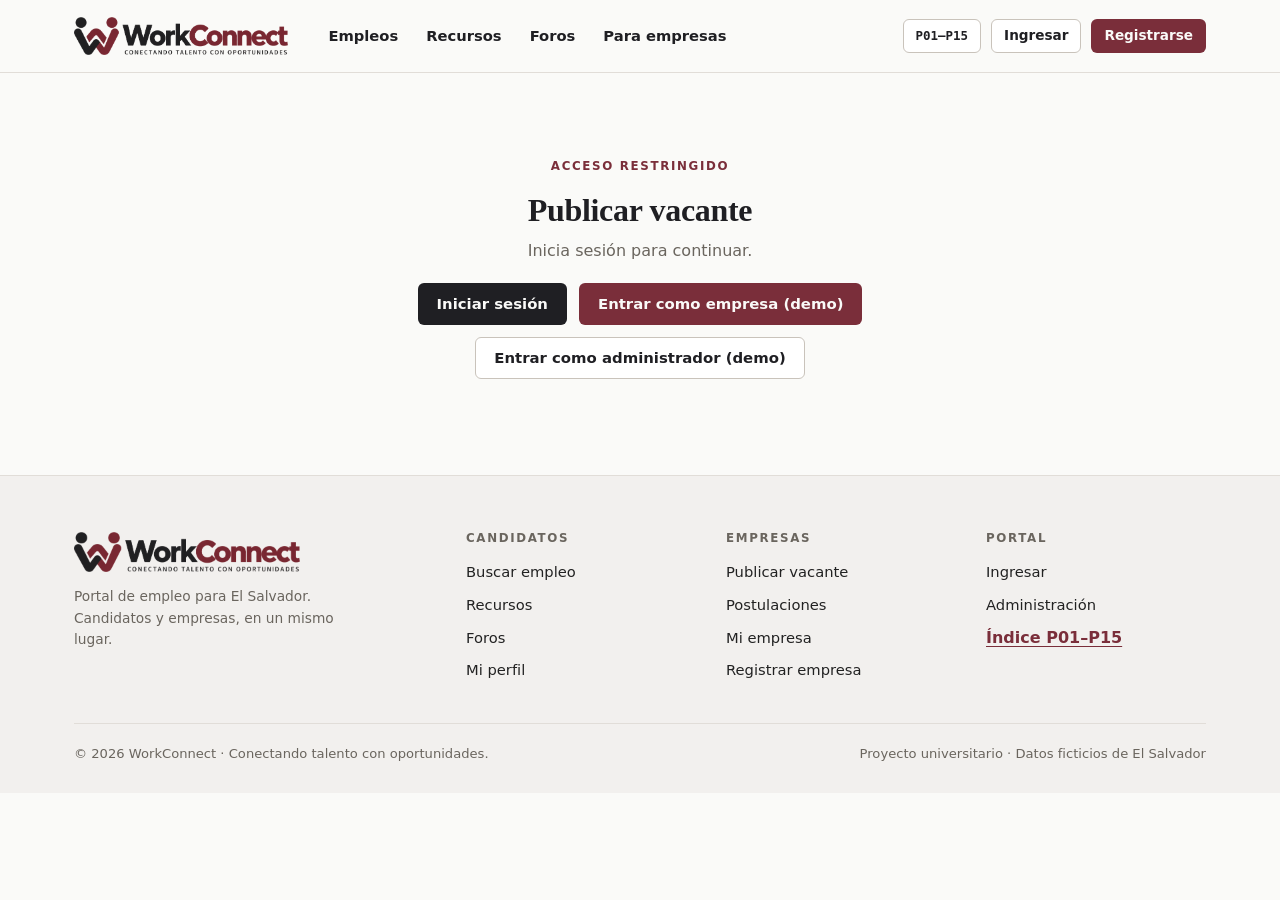
<file: publicar-vacante.html>
<!DOCTYPE html>
<html lang="es">
<head>
<meta charset="utf-8">
<meta name="viewport" content="width=device-width, initial-scale=1">
<title>Publicar vacante · WorkConnect</title>
<meta name="description" content="WorkConnect: conectando talento con oportunidades en El Salvador.">
<link rel="icon" type="image/png" href="assets/icono.png">
<link rel="stylesheet" href="css/styles.css">
</head>
<body data-page="p09">
<a class="skip-link" href="#main">Saltar al contenido</a>
<header id="site-header"></header>
<main id="main">

</main>
<footer id="site-footer"></footer>
<script src="js/data.js"></script>
<script src="js/main.js"></script>
<script src="js/portal.js"></script>
<script src="js/cuentas.js"></script>
<script src="js/admin.js"></script>
</body>
</html>
</file>
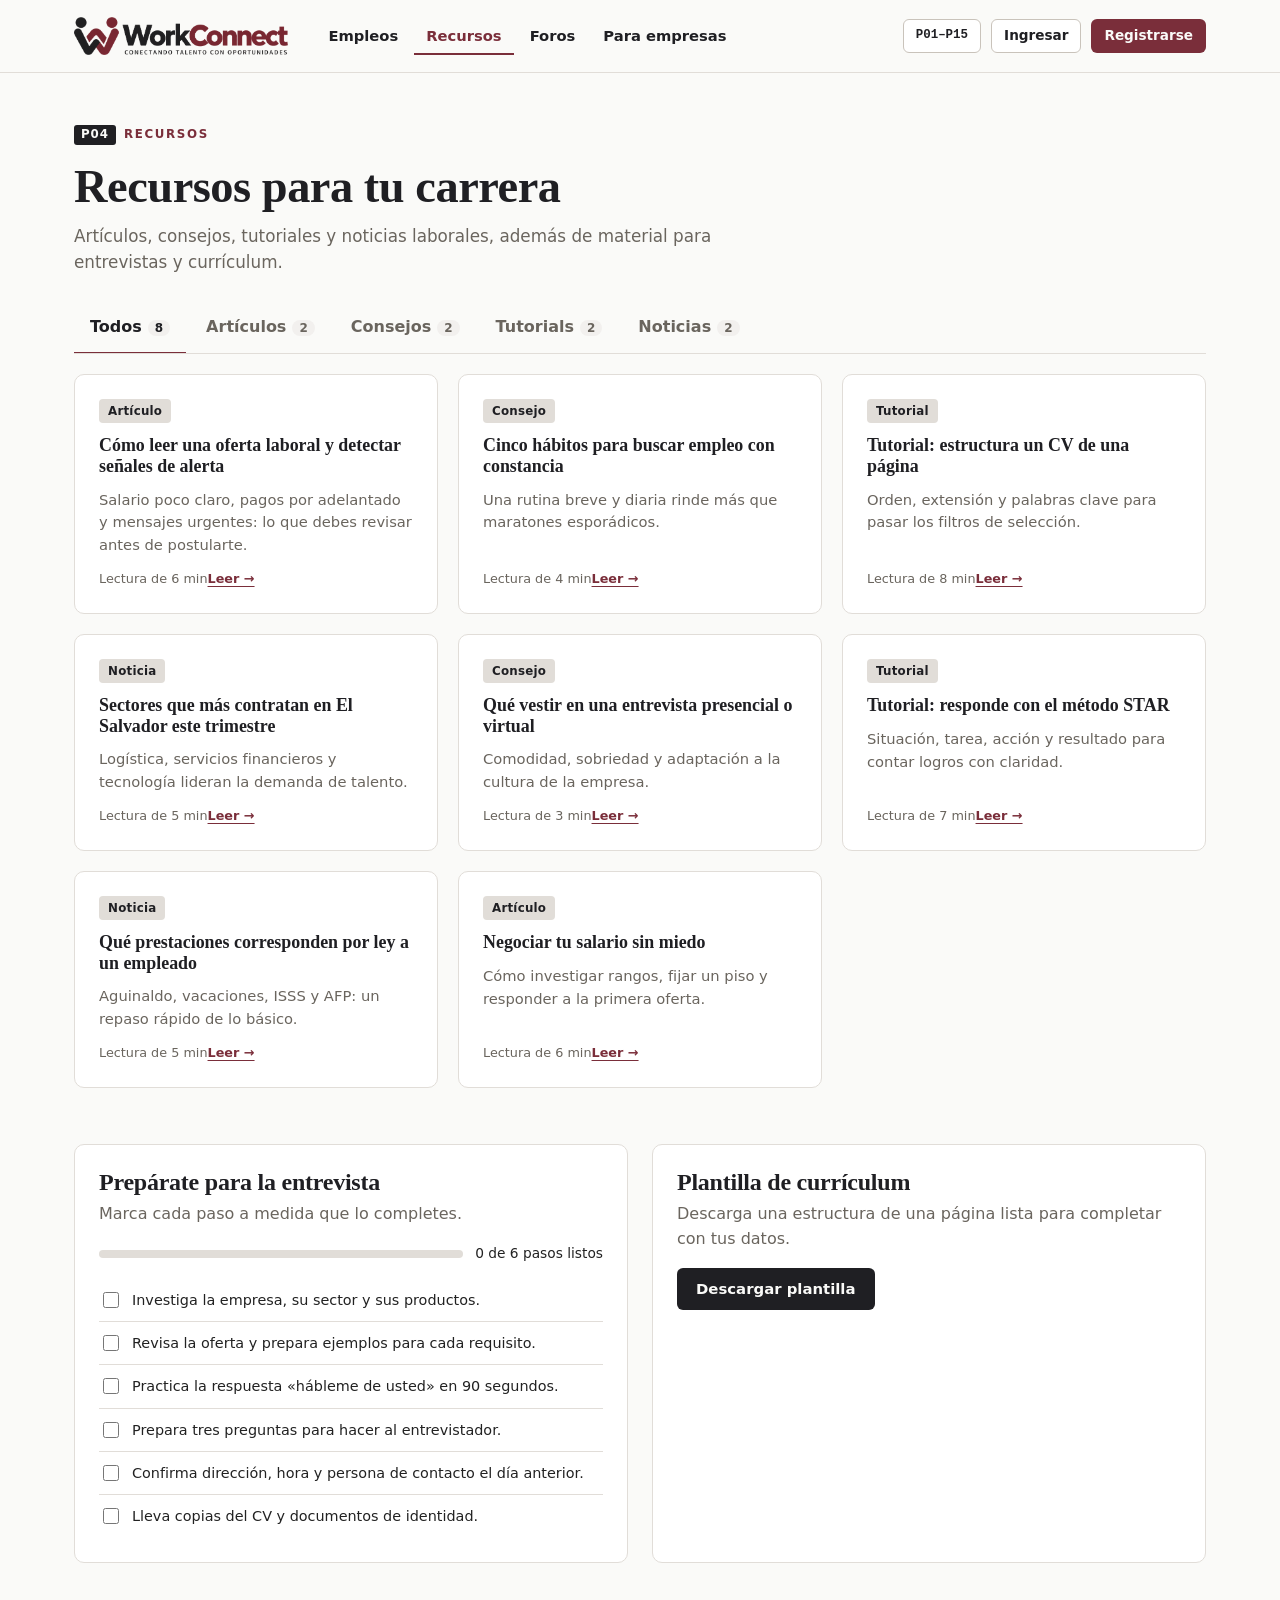
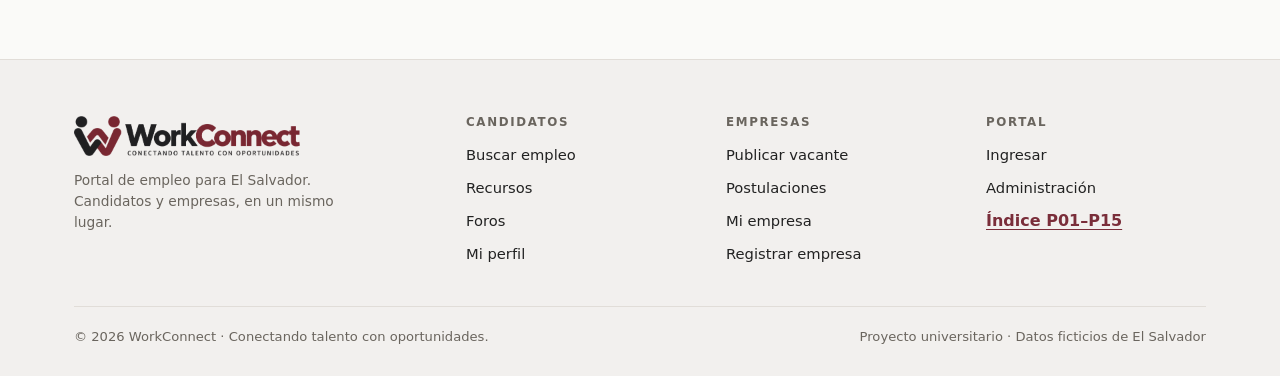
<file: recursos.html>
<!DOCTYPE html>
<html lang="es">
<head>
<meta charset="utf-8">
<meta name="viewport" content="width=device-width, initial-scale=1">
<title>Recursos · WorkConnect</title>
<meta name="description" content="WorkConnect: conectando talento con oportunidades en El Salvador.">
<link rel="icon" type="image/png" href="assets/icono.png">
<link rel="stylesheet" href="css/styles.css">
</head>
<body data-page="p04">
<a class="skip-link" href="#main">Saltar al contenido</a>
<header id="site-header"></header>
<main id="main">
<div class="wrap">
<div class="page-head"><span class="eyebrow"><span class="p">P04</span>Recursos</span><h1>Recursos para tu carrera</h1><p>Artículos, consejos, tutoriales y noticias laborales, además de material para entrevistas y currículum.</p></div>
<div id="res-tabs" class="tabs" role="tablist" aria-label="Tipo de recurso"></div>
<div id="res-grid" class="res-grid"></div>
<section class="section two-col">
  <div class="card">
    <h2>Prepárate para la entrevista</h2>
    <p class="muted" style="margin:6px 0 16px">Marca cada paso a medida que lo completes.</p>
    <div class="flex" style="flex-wrap:nowrap;margin-bottom:14px"><div class="progress" style="flex:1"><span id="tips-progress"></span></div><span class="small" id="tips-label"></span></div>
    <ul id="tips" class="checklist"></ul>
  </div>
  <div class="card">
    <h2>Plantilla de currículum</h2>
    <p class="muted" style="margin:6px 0 16px">Descarga una estructura de una página lista para completar con tus datos.</p>
    <button id="cv-download" class="btn btn-dark" type="button">Descargar plantilla</button>
  </div>
</section>
</div>
</main>
<footer id="site-footer"></footer>
<script src="js/data.js"></script>
<script src="js/main.js"></script>
<script src="js/portal.js"></script>
<script src="js/cuentas.js"></script>
<script src="js/admin.js"></script>
</body>
</html>
</file>
<file: css/styles.css>
/* WorkConnect — hoja de estilos única
   Secciones: 1 Variables · 2 Base · 3 Componentes · 4 Cabecera/Pie · 5 Páginas · 6 Administración · 7 Responsivo */

/* 1. VARIABLES */
:root {
  --carbon: #1f1f23;
  --wine: #7a2e3a;
  --wine-dark: #62232d;
  --wine-tint: #f1e4e6;
  --bone: #fafaf8;
  --warm: #f2f0ee;
  --sand: #e1ddd8;
  --sand-dark: #c9c3bb;
  --text: #222222;
  --muted: #6a655e;
  --white: #ffffff;
  --serif: "Iowan Old Style", "Palatino Linotype", Palatino, "Book Antiqua", Georgia, serif;
  --sans: "Segoe UI", system-ui, -apple-system, "Helvetica Neue", Arial, sans-serif;
  --radius: 6px;
  --radius-lg: 10px;
  --wrap: 1180px;
}

/* 2. BASE */
*, *::before, *::after { box-sizing: border-box; }
html { scroll-behavior: smooth; }
body {
  margin: 0;
  background: var(--bone);
  color: var(--text);
  font: 400 1rem/1.55 var(--sans);
  -webkit-font-smoothing: antialiased;
}
img { max-width: 100%; display: block; }
a { color: inherit; }
h1, h2, h3, h4 { margin: 0; line-height: 1.15; color: var(--carbon); }
h1, h2 { font-family: var(--serif); font-weight: 600; letter-spacing: -0.01em; }
h3, h4 { font-weight: 650; }
p { margin: 0; }
ul { margin: 0; padding: 0; list-style: none; }
button { font: inherit; cursor: pointer; }
::selection { background: var(--wine); color: var(--bone); }
:focus-visible { outline: 2px solid var(--wine); outline-offset: 2px; }
.wrap { width: 100%; max-width: var(--wrap); margin: 0 auto; padding: 0 24px; }
.skip { position: absolute; left: -999px; top: 8px; background: var(--carbon); color: var(--bone); padding: 8px 14px; border-radius: var(--radius); z-index: 200; }
.skip:focus { left: 8px; }
.hidden { display: none !important; }
.muted { color: var(--muted); }
.small { font-size: 0.86rem; }
.stack > * + * { margin-top: 16px; }
.flex { display: flex; gap: 12px; align-items: center; flex-wrap: wrap; }
.between { justify-content: space-between; }
.grid-2 { display: grid; grid-template-columns: repeat(2, 1fr); gap: 20px; }
.grid-3 { display: grid; grid-template-columns: repeat(3, 1fr); gap: 20px; }
.grid-4 { display: grid; grid-template-columns: repeat(4, 1fr); gap: 20px; }
.sr-only { position: absolute; width: 1px; height: 1px; overflow: hidden; clip: rect(0 0 0 0); white-space: nowrap; }

/* 3. COMPONENTES */
.btn {
  display: inline-flex; align-items: center; justify-content: center; gap: 8px;
  min-height: 42px; padding: 0 18px; border-radius: var(--radius);
  border: 1px solid transparent; font-weight: 600; font-size: 0.93rem;
  text-decoration: none; background: transparent; color: var(--carbon);
  transition: background 0.15s, border-color 0.15s, color 0.15s;
}
.btn-primary { background: var(--wine); color: var(--bone); }
.btn-primary:hover { background: var(--wine-dark); }
.btn-dark { background: var(--carbon); color: var(--bone); }
.btn-dark:hover { background: #38383f; }
.btn-ghost { border-color: var(--sand-dark); background: var(--white); }
.btn-ghost:hover { border-color: var(--carbon); }
.btn-danger { border-color: var(--wine); color: var(--wine); background: var(--white); }
.btn-danger:hover { background: var(--wine-tint); }
.btn-sm { min-height: 34px; padding: 0 12px; font-size: 0.85rem; }
.btn-block { width: 100%; }
.btn[disabled] { opacity: 0.5; cursor: not-allowed; }
.link { color: var(--wine); font-weight: 600; text-decoration: underline; text-underline-offset: 3px; background: none; border: 0; padding: 0; }

.eyebrow { font: 600 0.74rem/1 var(--sans); letter-spacing: 0.14em; text-transform: uppercase; color: var(--wine); }
.eyebrow .p { display: inline-block; background: var(--carbon); color: var(--bone); padding: 4px 7px; border-radius: 3px; margin-right: 8px; letter-spacing: 0.08em; }

.card { background: var(--white); border: 1px solid var(--sand); border-radius: var(--radius-lg); padding: 24px; }
.card.flat { background: var(--warm); border-color: transparent; }
.card h3 { font-size: 1.05rem; margin-bottom: 14px; }
.card-head { display: flex; justify-content: space-between; align-items: center; gap: 12px; margin-bottom: 16px; flex-wrap: wrap; }
.card-head h3 { margin: 0; }

.field { display: flex; flex-direction: column; gap: 6px; }
.field > label, .field > .lbl { font-size: 0.85rem; font-weight: 600; color: var(--carbon); }
.field .req { color: var(--wine); }
input[type="text"], input[type="email"], input[type="password"], input[type="number"], input[type="tel"], input[type="url"], input[type="date"], input[type="search"], select, textarea {
  width: 100%; min-height: 42px; padding: 9px 12px; border: 1px solid var(--sand-dark);
  border-radius: var(--radius); background: var(--white); font: inherit; color: var(--text);
}
textarea { min-height: 110px; resize: vertical; line-height: 1.5; }
input:focus, select:focus, textarea:focus { outline: 2px solid var(--wine); outline-offset: 0; border-color: var(--wine); }
.field.error input, .field.error select, .field.error textarea { border-color: var(--wine); background: #fdf7f8; }
.err-msg { color: var(--wine); font-size: 0.8rem; font-weight: 600; min-height: 0; }
.err-msg:empty { display: none; }
.hint { font-size: 0.8rem; color: var(--muted); }
.form-grid { display: grid; grid-template-columns: repeat(2, 1fr); gap: 16px; }
.form-grid .full { grid-column: 1 / -1; }
.check { display: flex; gap: 10px; align-items: flex-start; font-size: 0.9rem; cursor: pointer; }
.check input { margin-top: 3px; accent-color: var(--wine); width: 16px; height: 16px; flex: none; }
.check-grid { display: grid; grid-template-columns: repeat(2, 1fr); gap: 10px 16px; }
.form-alert { padding: 12px 14px; border-radius: var(--radius); border: 1px solid var(--wine); background: var(--wine-tint); color: var(--wine-dark); font-size: 0.9rem; font-weight: 600; }
.form-alert:empty { display: none; }

.chip { display: inline-flex; align-items: center; gap: 6px; padding: 4px 10px; border-radius: 999px; background: var(--warm); border: 1px solid var(--sand); font-size: 0.8rem; color: var(--carbon); }
.chip button { border: 0; background: none; padding: 0 0 0 2px; color: var(--muted); font-size: 1rem; line-height: 1; }
.chip button:hover { color: var(--wine); }
.chips { display: flex; flex-wrap: wrap; gap: 8px; }
.chip-link { text-decoration: none; background: var(--white); }
.chip-link:hover { border-color: var(--wine); color: var(--wine); }

.badge { display: inline-flex; align-items: center; gap: 5px; padding: 3px 9px; border-radius: 4px; font-size: 0.74rem; font-weight: 700; letter-spacing: 0.02em; white-space: nowrap; }
.b-ok { background: var(--carbon); color: var(--bone); }
.b-wait { background: var(--sand); color: var(--carbon); }
.b-bad { background: var(--wine-tint); color: var(--wine-dark); border: 1px solid #dcc0c4; }
.b-off { background: var(--warm); color: var(--muted); border: 1px dashed var(--sand-dark); }
.b-info { background: var(--white); color: var(--wine); border: 1px solid var(--wine); }

.tabs { display: flex; gap: 4px; border-bottom: 1px solid var(--sand); overflow-x: auto; overflow-y: hidden; scrollbar-width: none; margin-bottom: 20px; }
.tab { border: 0; background: none; padding: 12px 16px; font-weight: 600; color: var(--muted); border-bottom: 2px solid transparent; white-space: nowrap; margin-bottom: -1px; }
.tab:hover { color: var(--carbon); }
.tab[aria-selected="true"] { color: var(--carbon); border-bottom-color: var(--wine); }
.tab .n { margin-left: 6px; font-size: 0.75rem; background: var(--warm); border-radius: 999px; padding: 1px 7px; }

.table-wrap { overflow-x: auto; border: 1px solid var(--sand); border-radius: var(--radius-lg); background: var(--white); }
table { width: 100%; border-collapse: collapse; font-size: 0.9rem; }
th { text-align: left; font-size: 0.72rem; letter-spacing: 0.1em; text-transform: uppercase; color: var(--muted); padding: 12px 16px; background: var(--warm); border-bottom: 1px solid var(--sand); white-space: nowrap; }
td { padding: 14px 16px; border-bottom: 1px solid var(--sand); vertical-align: middle; }
tr:last-child td { border-bottom: 0; }
tbody tr:hover { background: #fcfbfa; }
td .actions { display: flex; gap: 6px; flex-wrap: wrap; }
.cell-main { font-weight: 650; color: var(--carbon); }
.cell-sub { font-size: 0.8rem; color: var(--muted); }

.empty { text-align: center; padding: 48px 24px; color: var(--muted); border: 1px dashed var(--sand-dark); border-radius: var(--radius-lg); background: var(--white); }
.empty strong { display: block; color: var(--carbon); font-size: 1.05rem; margin-bottom: 6px; }

.avatar { width: 44px; height: 44px; border-radius: 50%; background: var(--carbon); color: var(--bone); display: grid; place-items: center; font-weight: 700; font-size: 0.95rem; flex: none; letter-spacing: 0.02em; }
.avatar.wine { background: var(--wine); }
.avatar.lg { width: 76px; height: 76px; font-size: 1.5rem; }
.mono { width: 48px; height: 48px; border-radius: var(--radius); background: var(--warm); border: 1px solid var(--sand); color: var(--carbon); display: grid; place-items: center; font-family: var(--serif); font-weight: 700; font-size: 1.1rem; flex: none; overflow: hidden; }
.mono img { width: 100%; height: 100%; object-fit: cover; }
.mono.lg { width: 84px; height: 84px; font-size: 1.8rem; }

.stars { color: var(--wine); letter-spacing: 2px; font-size: 0.95rem; white-space: nowrap; }
.stars .off { color: var(--sand-dark); }

.progress { height: 8px; background: var(--sand); border-radius: 99px; overflow: hidden; }
.progress > span { display: block; height: 100%; background: var(--wine); border-radius: 99px; transition: width 0.3s; }

/* Modal y avisos */
.overlay { position: fixed; inset: 0; background: rgba(31, 31, 35, 0.58); display: flex; align-items: flex-start; justify-content: center; padding: 6vh 16px 16px; overflow-y: auto; z-index: 100; }
.dialog { background: var(--bone); border-radius: var(--radius-lg); width: 100%; max-width: 560px; box-shadow: 0 18px 50px rgba(0, 0, 0, 0.25); }
.dialog.lg { max-width: 780px; }
.dialog-head { display: flex; justify-content: space-between; align-items: center; gap: 12px; padding: 18px 24px; border-bottom: 1px solid var(--sand); }
.dialog-head h2 { font-size: 1.3rem; }
.dialog-close { border: 0; background: none; font-size: 1.6rem; line-height: 1; color: var(--muted); padding: 0 4px; }
.dialog-close:hover { color: var(--wine); }
.dialog-body { padding: 24px; }
.dialog-foot { display: flex; justify-content: flex-end; gap: 10px; padding: 16px 24px; border-top: 1px solid var(--sand); background: var(--warm); border-radius: 0 0 var(--radius-lg) var(--radius-lg); flex-wrap: wrap; }
.toasts { position: fixed; top: 84px; right: 16px; display: flex; flex-direction: column; gap: 10px; z-index: 150; max-width: min(380px, calc(100vw - 32px)); }
.toast { background: var(--carbon); color: var(--bone); padding: 13px 16px; border-radius: var(--radius); border-left: 4px solid var(--sand); font-size: 0.9rem; box-shadow: 0 8px 24px rgba(0, 0, 0, 0.2); animation: toast-in 0.2s ease-out; }
.toast.ok { border-left-color: var(--bone); }
.toast.err { border-left-color: var(--wine); background: #3a1a20; }
@keyframes toast-in { from { opacity: 0; transform: translateY(-6px); } }

dl.kv { display: grid; grid-template-columns: 130px 1fr; gap: 10px 16px; margin: 0; font-size: 0.92rem; }
dl.kv dt { color: var(--muted); }
dl.kv dd { margin: 0; color: var(--carbon); font-weight: 500; }

/* 4. CABECERA Y PIE */
.site-header { position: sticky; top: 0; z-index: 60; background: rgba(250, 250, 248, 0.97); border-bottom: 1px solid var(--sand); }
.bar { display: flex; align-items: center; gap: 28px; min-height: 72px; }
.brand img { height: 38px; width: auto; }
.main-nav { display: flex; gap: 4px; flex: 1; }
.main-nav a { text-decoration: none; padding: 8px 12px; border-radius: var(--radius); font-weight: 600; font-size: 0.92rem; color: var(--carbon); }
.main-nav a:hover { background: var(--warm); }
.main-nav a[aria-current="page"] { color: var(--wine); box-shadow: inset 0 -2px 0 var(--wine); border-radius: 0; }
.bar-actions { display: flex; align-items: center; gap: 10px; position: relative; }
.menu-toggle { display: none; border: 1px solid var(--sand-dark); background: var(--white); border-radius: var(--radius); width: 42px; height: 42px; font-size: 1.2rem; }
.proto-btn { font-family: ui-monospace, "SFMono-Regular", Menlo, Consolas, monospace; font-size: 0.78rem; }
.user-btn { display: flex; align-items: center; gap: 10px; border: 1px solid var(--sand-dark); background: var(--white); border-radius: 999px; padding: 4px 14px 4px 4px; font-weight: 600; font-size: 0.88rem; }
.user-btn .avatar { width: 32px; height: 32px; font-size: 0.78rem; }
.user-menu { position: absolute; right: 0; top: calc(100% + 8px); width: 250px; background: var(--white); border: 1px solid var(--sand); border-radius: var(--radius-lg); box-shadow: 0 12px 32px rgba(0, 0, 0, 0.12); padding: 8px; z-index: 70; }
.user-menu .who { padding: 10px 12px; border-bottom: 1px solid var(--sand); margin-bottom: 6px; }
.user-menu .who strong { display: block; color: var(--carbon); }
.user-menu a, .user-menu button { display: block; width: 100%; text-align: left; padding: 9px 12px; border-radius: var(--radius); border: 0; background: none; text-decoration: none; font-size: 0.9rem; }
.user-menu a:hover, .user-menu button:hover { background: var(--warm); }

.site-footer { margin-top: 96px; background: var(--warm); border-top: 1px solid var(--sand); padding: 56px 0 28px; }
.foot-grid { display: grid; grid-template-columns: 1.6fr 1fr 1fr 1fr; gap: 40px; }
.foot-grid img { height: 40px; width: auto; margin-bottom: 14px; }
.foot-grid h4 { font-size: 0.74rem; letter-spacing: 0.14em; text-transform: uppercase; color: var(--muted); margin-bottom: 14px; }
.foot-grid li + li { margin-top: 8px; }
.foot-grid a { text-decoration: none; font-size: 0.92rem; }
.foot-grid a:hover { color: var(--wine); text-decoration: underline; }
.foot-bottom { margin-top: 40px; padding-top: 20px; border-top: 1px solid var(--sand); display: flex; justify-content: space-between; gap: 12px; flex-wrap: wrap; font-size: 0.82rem; color: var(--muted); }

.proto-index { display: grid; grid-template-columns: repeat(3, 1fr); gap: 24px; }
.proto-index h3 { font-size: 0.74rem; letter-spacing: 0.14em; text-transform: uppercase; color: var(--wine); margin-bottom: 10px; }
.proto-index a { display: flex; gap: 10px; align-items: baseline; padding: 7px 8px; border-radius: var(--radius); text-decoration: none; font-size: 0.92rem; }
.proto-index a:hover { background: var(--warm); }
.proto-index a[aria-current="page"] { background: var(--wine-tint); }
.proto-index a b { font-family: ui-monospace, Menlo, Consolas, monospace; font-size: 0.76rem; color: var(--wine); min-width: 30px; }

/* 5. PÁGINAS PÚBLICAS */
.page-head { padding: 48px 0 28px; }
.page-head h1 { font-size: clamp(2rem, 4vw, 2.9rem); margin: 14px 0 10px; }
.page-head p { color: var(--muted); max-width: 640px; font-size: 1.05rem; }
.section { padding: 56px 0 0; }
.section-head { display: flex; justify-content: space-between; align-items: end; gap: 16px; margin-bottom: 24px; flex-wrap: wrap; }
.section-head h2 { font-size: clamp(1.5rem, 3vw, 2rem); }

.hero { background: var(--carbon); color: var(--bone); padding: 72px 0 84px; position: relative; overflow: hidden; }
.hero::after { content: ""; position: absolute; right: -80px; bottom: -120px; width: 460px; height: 460px; background: url("../assets/icono.png") center / contain no-repeat; opacity: 0.07; filter: grayscale(1) invert(1); pointer-events: none; }
.hero-grid { display: grid; grid-template-columns: 1.1fr 1fr; gap: 56px; align-items: center; position: relative; z-index: 1; }
.hero h1 { color: var(--bone); font-size: clamp(2.4rem, 5vw, 3.9rem); line-height: 1.05; }
.hero h1 em { font-style: italic; color: #e7c3c8; }
.hero .lead { color: #cfcac3; font-size: 1.1rem; margin-top: 20px; max-width: 480px; }
.hero .eyebrow { color: #e7c3c8; }
.hero-links { margin-top: 28px; display: flex; gap: 8px; flex-wrap: wrap; align-items: center; color: #cfcac3; font-size: 0.88rem; }
.hero-links a { border: 1px solid #55555c; padding: 4px 11px; border-radius: 999px; text-decoration: none; color: var(--bone); font-size: 0.82rem; }
.hero-links a:hover { border-color: var(--bone); }
.search-card { background: var(--bone); color: var(--text); border-radius: var(--radius-lg); padding: 28px; }
.search-card h2 { font-size: 1.35rem; margin-bottom: 18px; }
.search-card .form-grid { gap: 14px; }
.adv-toggle { margin-top: 14px; }
.adv-panel { margin-top: 14px; padding-top: 16px; border-top: 1px solid var(--sand); display: grid; grid-template-columns: repeat(3, 1fr); gap: 12px; }

.metrics { display: grid; grid-template-columns: repeat(4, 1fr); border: 1px solid var(--sand); border-radius: var(--radius-lg); background: var(--white); margin-top: -40px; position: relative; z-index: 2; }
.metric { padding: 26px 28px; border-right: 1px solid var(--sand); }
.metric:last-child { border-right: 0; }
.metric b { display: block; font-family: var(--serif); font-size: 2.3rem; color: var(--carbon); line-height: 1; }
.metric span { font-size: 0.85rem; color: var(--muted); }

.jobs-grid { display: grid; grid-template-columns: repeat(2, 1fr); gap: 16px; }
.job-card { background: var(--white); border: 1px solid var(--sand); border-radius: var(--radius-lg); padding: 22px; display: flex; flex-direction: column; gap: 14px; transition: border-color 0.15s; }
.job-card:hover { border-color: var(--carbon); }
.job-top { display: flex; gap: 14px; align-items: flex-start; }
.job-top h3 { font-size: 1.08rem; }
.job-top h3 a { text-decoration: none; }
.job-top h3 a:hover { color: var(--wine); }
.job-company { font-size: 0.88rem; color: var(--muted); }
.job-meta { display: flex; flex-wrap: wrap; gap: 6px 16px; font-size: 0.85rem; color: var(--muted); }
.job-meta span::before { content: "•"; color: var(--wine); margin-right: 6px; }
.job-foot { display: flex; justify-content: space-between; align-items: center; gap: 12px; margin-top: auto; padding-top: 14px; border-top: 1px solid var(--sand); flex-wrap: wrap; }
.salary { font-weight: 700; color: var(--carbon); }
.salary small { font-weight: 400; color: var(--muted); }
.job-list { display: flex; flex-direction: column; gap: 14px; }
.job-list .job-card { flex-direction: row; align-items: stretch; gap: 22px; }
.job-list .job-main { flex: 1; display: flex; flex-direction: column; gap: 12px; }
.job-list .job-side { display: flex; flex-direction: column; align-items: flex-end; justify-content: space-between; gap: 12px; min-width: 170px; text-align: right; }

.cta-band { background: var(--wine); color: var(--bone); border-radius: var(--radius-lg); padding: 44px; display: flex; justify-content: space-between; align-items: center; gap: 24px; flex-wrap: wrap; }
.cta-band h2 { color: var(--bone); font-size: 1.8rem; max-width: 520px; }
.cta-band p { color: #e9cfd3; margin-top: 8px; max-width: 520px; }
.cta-band .btn-ghost { background: var(--bone); border-color: var(--bone); }

.results-layout { display: grid; grid-template-columns: 280px 1fr; gap: 32px; align-items: start; }
.filters { position: sticky; top: 92px; display: flex; flex-direction: column; gap: 16px; }
.results-bar { display: flex; justify-content: space-between; align-items: center; gap: 12px; margin-bottom: 16px; flex-wrap: wrap; }
.results-bar select { width: auto; }
.active-filters { margin-bottom: 16px; }

.detail-layout { display: grid; grid-template-columns: 1fr 340px; gap: 32px; align-items: start; }
.detail-head { display: flex; gap: 20px; align-items: flex-start; }
.detail-head h1 { font-size: clamp(1.8rem, 3.5vw, 2.5rem); }
.detail-block { margin-top: 32px; }
.detail-block h2 { font-size: 1.35rem; margin-bottom: 12px; }
.bullets li { position: relative; padding-left: 20px; margin-bottom: 8px; }
.bullets li::before { content: ""; position: absolute; left: 0; top: 0.62em; width: 8px; height: 2px; background: var(--wine); }
.side-sticky { position: sticky; top: 92px; display: flex; flex-direction: column; gap: 16px; }
.review { padding: 18px 0; border-top: 1px solid var(--sand); }
.review:first-child { border-top: 0; }
.review-head { display: flex; justify-content: space-between; gap: 12px; flex-wrap: wrap; margin-bottom: 6px; }
.rating-big { font-family: var(--serif); font-size: 2.6rem; line-height: 1; color: var(--carbon); }

.res-grid { display: grid; grid-template-columns: repeat(3, 1fr); gap: 20px; }
.res-card { background: var(--white); border: 1px solid var(--sand); border-radius: var(--radius-lg); padding: 24px; display: flex; flex-direction: column; gap: 12px; text-align: left; transition: border-color 0.15s; }
.res-card:hover { border-color: var(--wine); }
.res-card h3 { font-size: 1.12rem; font-family: var(--serif); font-weight: 600; }
.res-card p { color: var(--muted); font-size: 0.92rem; }
.res-card .res-meta { margin-top: auto; font-size: 0.8rem; color: var(--muted); display: flex; justify-content: space-between; }
.two-col { display: grid; grid-template-columns: 1fr 1fr; gap: 24px; }
.checklist li { padding: 10px 0; border-bottom: 1px solid var(--sand); }
.checklist li:last-child { border-bottom: 0; }
.article-body p { margin-bottom: 14px; }
.article-body h4 { margin: 18px 0 6px; }

.forum-layout { display: grid; grid-template-columns: 260px 1fr; gap: 32px; align-items: start; }
.cat-list { display: flex; flex-direction: column; gap: 4px; position: sticky; top: 92px; }
.cat-btn { display: flex; justify-content: space-between; gap: 8px; padding: 11px 14px; border: 0; border-radius: var(--radius); background: none; text-align: left; font-weight: 600; font-size: 0.92rem; }
.cat-btn:hover { background: var(--warm); }
.cat-btn[aria-pressed="true"] { background: var(--carbon); color: var(--bone); }
.cat-btn .n { opacity: 0.7; font-weight: 400; }
.thread { background: var(--white); border: 1px solid var(--sand); border-radius: var(--radius-lg); padding: 20px 22px; display: flex; gap: 16px; align-items: flex-start; }
.thread + .thread { margin-top: 12px; }
.thread h3 { font-size: 1.05rem; }
.thread h3 button { border: 0; background: none; padding: 0; text-align: left; color: inherit; font: inherit; }
.thread h3 button:hover { color: var(--wine); text-decoration: underline; }
.thread-meta { font-size: 0.82rem; color: var(--muted); margin-top: 4px; }
.reply { padding: 16px 0; border-top: 1px solid var(--sand); display: flex; gap: 12px; }
.reply .avatar { width: 36px; height: 36px; font-size: 0.8rem; }

.auth-wrap { display: grid; grid-template-columns: 1fr 1fr; min-height: calc(100vh - 72px); }
.auth-side { background: var(--carbon); color: var(--bone); padding: 64px 56px; display: flex; flex-direction: column; justify-content: space-between; gap: 40px; position: relative; overflow: hidden; }
.auth-side h1 { color: var(--bone); font-size: clamp(2rem, 3.5vw, 2.8rem); }
.auth-side p { color: #cfcac3; max-width: 400px; margin-top: 14px; }
.auth-side::after { content: ""; position: absolute; right: -60px; bottom: -60px; width: 340px; height: 340px; background: url("../assets/icono.png") center / contain no-repeat; opacity: 0.07; filter: grayscale(1) invert(1); }
.demo-box { border: 1px solid #4a4a52; border-radius: var(--radius-lg); padding: 18px; position: relative; z-index: 1; }
.demo-box h3 { color: var(--bone); font-size: 0.74rem; letter-spacing: 0.14em; text-transform: uppercase; margin-bottom: 12px; }
.demo-box .btn { border-color: #55555c; color: var(--bone); background: transparent; margin: 0 8px 8px 0; }
.demo-box .btn:hover { border-color: var(--bone); }
.demo-box code { font-size: 0.8rem; color: #cfcac3; }
.auth-main { padding: 56px 24px; display: flex; justify-content: center; align-items: flex-start; }
.auth-form { width: 100%; max-width: 440px; }
.role-pick { display: grid; grid-template-columns: 1fr 1fr; gap: 12px; }
.role-opt { border: 1px solid var(--sand-dark); background: var(--white); border-radius: var(--radius-lg); padding: 14px; text-align: left; }
.role-opt strong { display: block; color: var(--carbon); }
.role-opt span { font-size: 0.82rem; color: var(--muted); }
.role-opt[aria-pressed="true"] { border-color: var(--wine); box-shadow: inset 0 0 0 1px var(--wine); background: #fdf9f9; }

.profile-head { display: flex; gap: 24px; align-items: center; flex-wrap: wrap; }
.stat-row { display: grid; grid-template-columns: repeat(4, 1fr); gap: 16px; margin: 24px 0; }
.stat { background: var(--white); border: 1px solid var(--sand); border-radius: var(--radius-lg); padding: 18px 20px; }
.stat b { display: block; font-family: var(--serif); font-size: 1.9rem; color: var(--carbon); line-height: 1.1; }
.stat span { font-size: 0.82rem; color: var(--muted); }
.profile-grid { display: grid; grid-template-columns: 1fr 1fr; gap: 20px; align-items: start; }
.item-list li { padding: 14px 0; border-top: 1px solid var(--sand); display: flex; justify-content: space-between; gap: 12px; }
.item-list li:first-child { border-top: 0; padding-top: 0; }
.item-list b { color: var(--carbon); }
.upload { border: 1.5px dashed var(--sand-dark); border-radius: var(--radius-lg); padding: 22px; text-align: center; background: var(--bone); }
.upload.has-file { border-style: solid; border-color: var(--carbon); text-align: left; display: flex; justify-content: space-between; align-items: center; gap: 12px; flex-wrap: wrap; }

.logo-drop { display: flex; gap: 18px; align-items: center; flex-wrap: wrap; }
.pipeline { display: flex; gap: 8px; flex-wrap: wrap; margin-bottom: 20px; }
.pipe-btn { border: 1px solid var(--sand-dark); background: var(--white); border-radius: var(--radius); padding: 10px 16px; text-align: left; min-width: 112px; }
.pipe-btn b { display: block; font-family: var(--serif); font-size: 1.5rem; color: var(--carbon); line-height: 1.1; }
.pipe-btn span { font-size: 0.78rem; color: var(--muted); }
.pipe-btn[aria-pressed="true"] { background: var(--carbon); border-color: var(--carbon); }
.pipe-btn[aria-pressed="true"] b, .pipe-btn[aria-pressed="true"] span { color: var(--bone); }
.filter-bar { display: grid; grid-template-columns: 1.4fr 1fr 1fr; gap: 12px; margin-bottom: 16px; }
.status-select { min-height: 34px; padding: 4px 8px; font-size: 0.85rem; width: auto; }
.skills-line { display: flex; gap: 6px; flex-wrap: wrap; }

/* 6. ADMINISTRACIÓN */
.admin-shell { display: grid; grid-template-columns: 240px 1fr; gap: 40px; padding-top: 40px; align-items: start; }
.admin-nav { position: sticky; top: 92px; display: flex; flex-direction: column; gap: 2px; }
.admin-nav h4 { font-size: 0.72rem; letter-spacing: 0.14em; text-transform: uppercase; color: var(--muted); margin: 0 0 10px; }
.admin-nav a { display: flex; gap: 10px; align-items: baseline; padding: 10px 12px; border-radius: var(--radius); text-decoration: none; font-weight: 600; font-size: 0.92rem; }
.admin-nav a b { font-family: ui-monospace, Menlo, Consolas, monospace; font-size: 0.74rem; color: var(--wine); }
.admin-nav a:hover { background: var(--warm); }
.admin-nav a[aria-current="page"] { background: var(--carbon); color: var(--bone); }
.admin-nav a[aria-current="page"] b { color: #e7c3c8; }
.admin-title { margin-bottom: 28px; }
.admin-title h1 { font-size: clamp(1.8rem, 3vw, 2.4rem); margin-top: 12px; }
.admin-title p { color: var(--muted); margin-top: 6px; }
.kpi-grid { display: grid; grid-template-columns: repeat(4, 1fr); gap: 16px; margin-bottom: 20px; }
.kpi { background: var(--white); border: 1px solid var(--sand); border-radius: var(--radius-lg); padding: 20px; }
.kpi span { font-size: 0.78rem; letter-spacing: 0.08em; text-transform: uppercase; color: var(--muted); }
.kpi b { display: block; font-family: var(--serif); font-size: 2.4rem; line-height: 1.1; margin-top: 8px; color: var(--carbon); }
.kpi small { color: var(--muted); font-size: 0.8rem; }
.charts { display: grid; grid-template-columns: 1.4fr 1fr; gap: 20px; margin-bottom: 20px; }
.col-chart { display: flex; align-items: flex-end; gap: 14px; height: 200px; padding-top: 10px; }
.col-chart .col { flex: 1; display: flex; flex-direction: column; justify-content: flex-end; align-items: center; height: 100%; gap: 6px; font-size: 0.78rem; color: var(--muted); }
.col-chart .col i { display: block; width: 100%; max-width: 54px; background: var(--sand-dark); border-radius: 3px 3px 0 0; }
.col-chart .col:last-child i { background: var(--wine); }
.col-chart .col b { color: var(--carbon); font-size: 0.82rem; }
.hbar + .hbar { margin-top: 12px; }
.hbar .top { display: flex; justify-content: space-between; font-size: 0.86rem; margin-bottom: 4px; }
.hbar .track { height: 8px; background: var(--warm); border-radius: 99px; overflow: hidden; }
.hbar .track i { display: block; height: 100%; background: var(--carbon); border-radius: 99px; }
.donut-wrap { display: flex; gap: 24px; align-items: center; flex-wrap: wrap; }
.donut { width: 140px; height: 140px; border-radius: 50%; position: relative; flex: none; }
.donut::after { content: ""; position: absolute; inset: 28px; background: var(--white); border-radius: 50%; }
.legend li { display: flex; gap: 8px; align-items: center; font-size: 0.86rem; }
.legend li + li { margin-top: 8px; }
.legend i { width: 12px; height: 12px; border-radius: 3px; flex: none; }
.queue { display: flex; flex-direction: column; }
.queue a { display: flex; justify-content: space-between; align-items: center; padding: 12px 0; border-top: 1px solid var(--sand); text-decoration: none; font-weight: 600; }
.queue a:first-child { border-top: 0; }
.queue a:hover { color: var(--wine); }
.toolbar { display: flex; gap: 12px; margin-bottom: 16px; flex-wrap: wrap; }
.toolbar > * { flex: 1; min-width: 150px; }
.toolbar .grow { flex: 2; min-width: 220px; }
.mod-item { background: var(--white); border: 1px solid var(--sand); border-radius: var(--radius-lg); padding: 20px 22px; display: flex; justify-content: space-between; gap: 20px; align-items: flex-start; }
.mod-item + .mod-item { margin-top: 12px; }
.mod-item.is-hidden { background: var(--warm); }
.mod-item.is-hidden .mod-text { color: var(--muted); text-decoration: line-through; text-decoration-color: var(--sand-dark); }
.mod-text { margin: 8px 0; }
.mod-actions { display: flex; gap: 6px; flex-wrap: wrap; justify-content: flex-end; }
.gate { max-width: 520px; margin: 80px auto 0; text-align: center; }
.gate h1 { font-size: 2rem; margin: 14px 0 10px; }
.gate .flex { justify-content: center; margin-top: 20px; }

/* 7. RESPONSIVO */
@media (max-width: 1000px) {
  .main-nav { display: none; position: absolute; left: 0; right: 0; top: 72px; background: var(--bone); border-bottom: 1px solid var(--sand); flex-direction: column; padding: 12px 24px 16px; }
  .main-nav.open { display: flex; }
  .main-nav a[aria-current="page"] { box-shadow: none; background: var(--warm); }
  .menu-toggle { display: inline-grid; place-items: center; }
  .bar { gap: 12px; justify-content: space-between; }
  .bar-actions { margin-left: auto; }
  .hero-grid, .results-layout, .detail-layout, .forum-layout, .admin-shell, .charts { grid-template-columns: 1fr; }
  .hero-grid { gap: 36px; }
  .filters, .side-sticky, .cat-list, .admin-nav { position: static; }
  .cat-list { flex-direction: row; overflow-x: auto; }
  .cat-btn { white-space: nowrap; }
  .admin-nav { flex-direction: row; overflow-x: auto; padding-bottom: 8px; border-bottom: 1px solid var(--sand); }
  .admin-nav h4 { display: none; }
  .admin-nav a { white-space: nowrap; }
  .kpi-grid, .stat-row, .grid-4, .metrics { grid-template-columns: repeat(2, 1fr); }
  .metric:nth-child(2) { border-right: 0; }
  .metric:nth-child(-n+2) { border-bottom: 1px solid var(--sand); }
  .res-grid, .grid-3 { grid-template-columns: repeat(2, 1fr); }
  .foot-grid { grid-template-columns: 1fr 1fr; }
  .auth-wrap { grid-template-columns: 1fr; }
  .auth-side { padding: 40px 24px; }
  .proto-index { grid-template-columns: 1fr; }
  .profile-grid, .two-col { grid-template-columns: 1fr; }
}
@media (max-width: 640px) {
  .wrap { padding: 0 16px; }
  .jobs-grid, .res-grid, .grid-2, .grid-3, .form-grid, .check-grid, .filter-bar, .adv-panel, .role-pick { grid-template-columns: 1fr; }
  .kpi-grid, .stat-row { grid-template-columns: 1fr 1fr; }
  .job-list .job-card { flex-direction: column; }
  .job-list .job-side { flex-direction: row; align-items: center; text-align: left; min-width: 0; }
  .cta-band { padding: 28px; }
  .foot-grid { grid-template-columns: 1fr; }
  .user-btn span.nm { display: none; }
  .user-btn { padding: 4px; }
  .bar-actions .proto-btn { display: none; }
  .hero { padding: 48px 0 64px; }
  .search-card { padding: 20px; }
  dl.kv { grid-template-columns: 1fr; gap: 2px 0; }
  dl.kv dd { margin-bottom: 10px; }
  .thread { flex-direction: column; }
  .mod-item { flex-direction: column; }
  .mod-actions { justify-content: flex-start; }
  .metric { padding: 18px; }
  .metric b { font-size: 1.8rem; }
}
@media (prefers-reduced-motion: reduce) {
  * { animation: none !important; transition: none !important; scroll-behavior: auto !important; }
}

/* Enlace para saltar al contenido */
.skip-link { position: absolute; left: 12px; top: -48px; background: var(--carbon); color: var(--bone); padding: 10px 16px; border-radius: var(--radius); z-index: 200; text-decoration: none; }
.skip-link:focus { top: 12px; }
</file>
